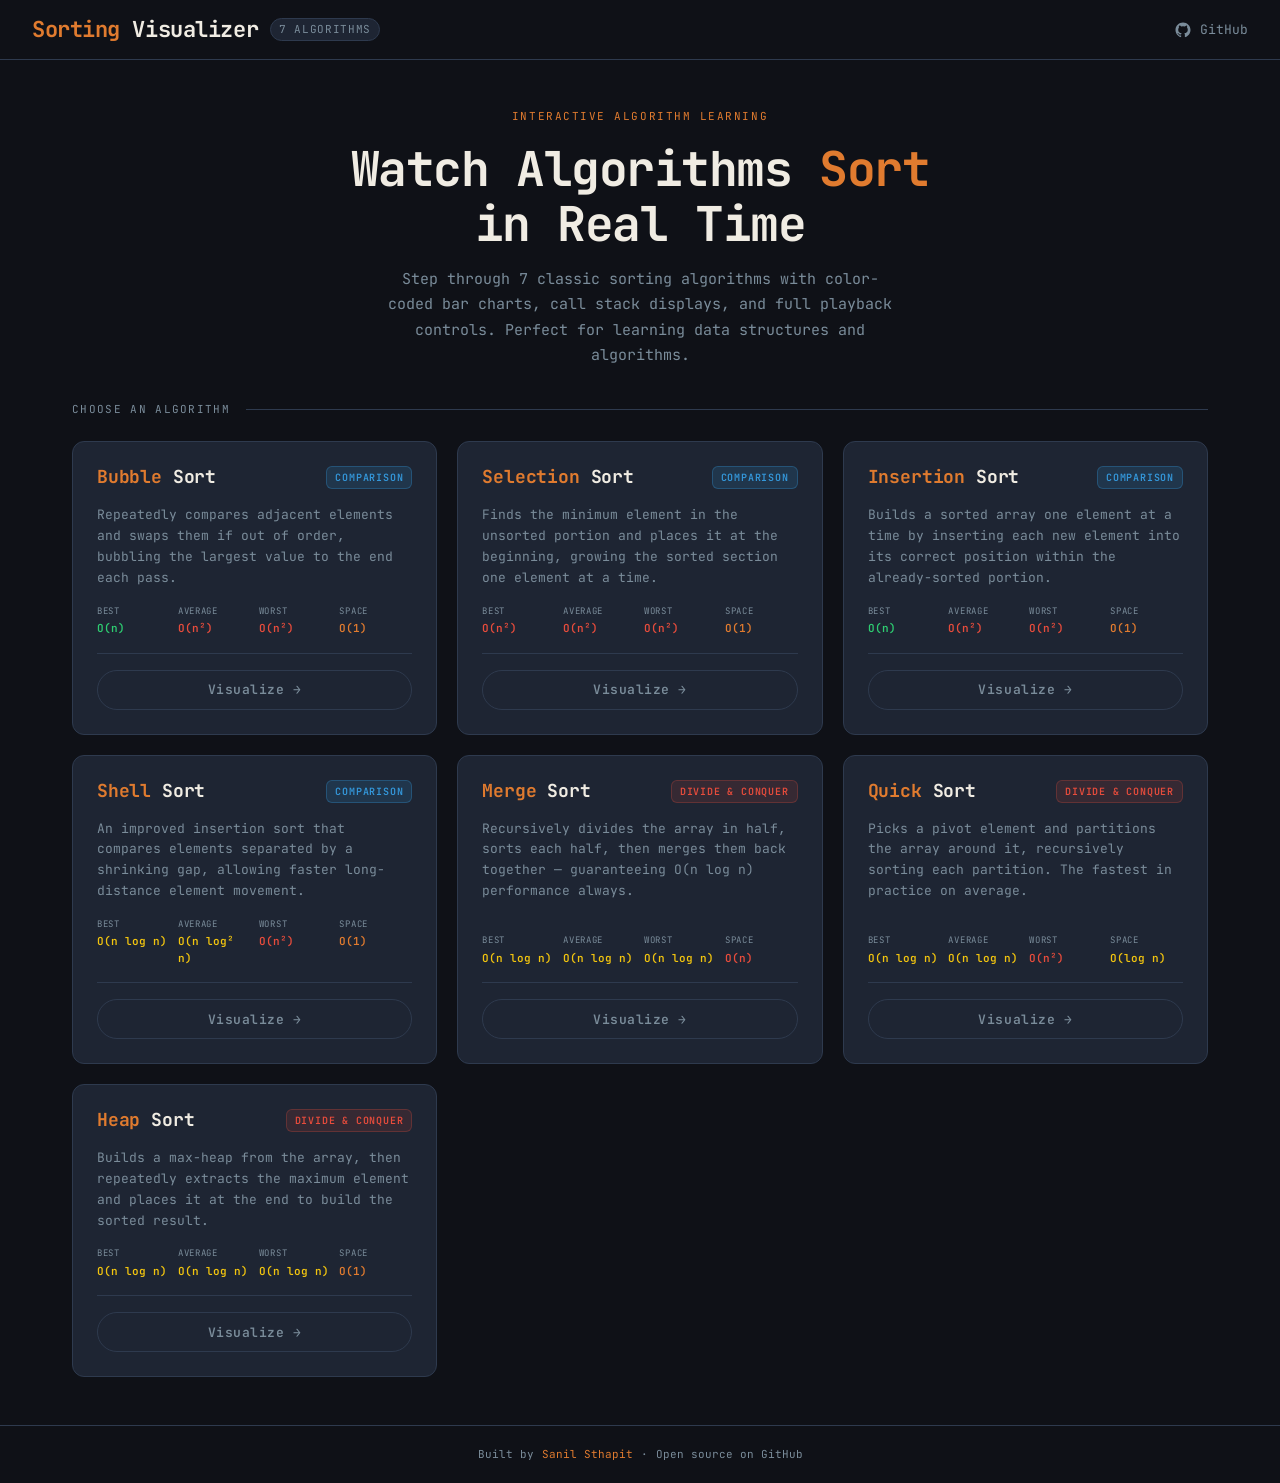
<file: index.html>
<!DOCTYPE html>
<html lang="en">
<head>
  <meta charset="UTF-8" />
  <meta name="viewport" content="width=device-width, initial-scale=1.0" />
  <title>Sorting Visualizer — Interactive Algorithm Suite</title>
  <meta name="description" content="Interactive step-by-step sorting algorithm visualizer suite. Explore Bubble, Selection, Insertion, Shell, Merge, Quick, and Heap Sort with color-coded animations." />
  <link rel="preconnect" href="https://fonts.googleapis.com" />
  <link rel="preconnect" href="https://fonts.gstatic.com" crossorigin />
  <link href="https://fonts.googleapis.com/css2?family=JetBrains+Mono:wght@400;500;600;700&display=swap" rel="stylesheet" />
  <link rel="stylesheet" href="css/tokens.css" />
  <link rel="stylesheet" href="css/reset.css" />
  <link rel="stylesheet" href="css/landing.css" />
</head>
<body>
<div class="landing-wrapper">

  <!-- ── HEADER ── -->
  <header class="landing-header" role="banner">
    <div class="landing-brand">
      <h1 class="landing-title"><span>Sorting</span> Visualizer</h1>
      <span class="landing-badge">7 Algorithms</span>
    </div>
    <a
      href="https://github.com/Sanil-Sth"
      class="landing-header-link"
      aria-label="View source on GitHub"
      target="_blank"
      rel="noopener noreferrer"
    >
      <svg width="18" height="18" viewBox="0 0 24 24" fill="currentColor" aria-hidden="true">
        <path d="M12 2C6.477 2 2 6.477 2 12c0 4.42 2.865 8.166 6.839 9.489.5.092.682-.217.682-.482 0-.237-.008-.866-.013-1.7-2.782.603-3.369-1.342-3.369-1.342-.454-1.155-1.11-1.462-1.11-1.462-.908-.62.069-.608.069-.608 1.003.07 1.531 1.03 1.531 1.03.892 1.529 2.341 1.087 2.91.832.092-.647.35-1.088.636-1.338-2.22-.253-4.555-1.11-4.555-4.943 0-1.091.39-1.984 1.029-2.683-.103-.253-.446-1.27.098-2.647 0 0 .84-.269 2.75 1.025A9.578 9.578 0 0 1 12 6.836a9.59 9.59 0 0 1 2.504.337c1.909-1.294 2.747-1.025 2.747-1.025.546 1.377.202 2.394.1 2.647.64.699 1.028 1.592 1.028 2.683 0 3.842-2.339 4.687-4.566 4.935.359.309.678.919.678 1.852 0 1.336-.012 2.415-.012 2.741 0 .267.18.578.688.48C19.138 20.163 22 16.418 22 12c0-5.523-4.477-10-10-10z"/>
      </svg>
      GitHub
    </a>
  </header>

  <!-- ── HERO ── -->
  <section class="landing-hero" aria-label="Introduction">
    <p class="landing-hero-eyebrow">Interactive Algorithm Learning</p>
    <h2 class="landing-hero-title">Watch Algorithms <span>Sort</span> in Real Time</h2>
    <p class="landing-hero-subtitle">Step through 7 classic sorting algorithms with color-coded bar charts, call stack displays, and full playback controls. Perfect for learning data structures and algorithms.</p>
  </section>

  <!-- ── ALGORITHM CARDS ── -->
  <main class="landing-section" aria-label="Algorithm selection">
    <div class="landing-section-header">
      <span class="landing-section-label">Choose an Algorithm</span>
      <div class="landing-section-line" aria-hidden="true"></div>
    </div>

    <div class="algo-grid" role="list">

      <!-- Bubble Sort -->
      <article class="algo-card" role="listitem">
        <div class="algo-card-header">
          <h3 class="algo-card-name"><span>Bubble</span> Sort</h3>
          <span class="algo-card-badge badge-comparison">Comparison</span>
        </div>
        <p class="algo-card-desc">Repeatedly compares adjacent elements and swaps them if out of order, bubbling the largest value to the end each pass.</p>
        <div class="algo-complexity" role="table" aria-label="Time and space complexity">
          <div class="algo-complexity-cell">
            <span class="complexity-label">Best</span>
            <span class="complexity-value good">O(n)</span>
          </div>
          <div class="algo-complexity-cell">
            <span class="complexity-label">Average</span>
            <span class="complexity-value bad">O(n²)</span>
          </div>
          <div class="algo-complexity-cell">
            <span class="complexity-label">Worst</span>
            <span class="complexity-value bad">O(n²)</span>
          </div>
          <div class="algo-complexity-cell">
            <span class="complexity-label">Space</span>
            <span class="complexity-value space">O(1)</span>
          </div>
        </div>
        <div class="algo-card-footer">
          <a href="bubble_sort.html" class="btn-visualize" aria-label="Visualize Bubble Sort">Visualize →</a>
        </div>
      </article>

      <!-- Selection Sort -->
      <article class="algo-card" role="listitem">
        <div class="algo-card-header">
          <h3 class="algo-card-name"><span>Selection</span> Sort</h3>
          <span class="algo-card-badge badge-comparison">Comparison</span>
        </div>
        <p class="algo-card-desc">Finds the minimum element in the unsorted portion and places it at the beginning, growing the sorted section one element at a time.</p>
        <div class="algo-complexity">
          <div class="algo-complexity-cell">
            <span class="complexity-label">Best</span>
            <span class="complexity-value bad">O(n²)</span>
          </div>
          <div class="algo-complexity-cell">
            <span class="complexity-label">Average</span>
            <span class="complexity-value bad">O(n²)</span>
          </div>
          <div class="algo-complexity-cell">
            <span class="complexity-label">Worst</span>
            <span class="complexity-value bad">O(n²)</span>
          </div>
          <div class="algo-complexity-cell">
            <span class="complexity-label">Space</span>
            <span class="complexity-value space">O(1)</span>
          </div>
        </div>
        <div class="algo-card-footer">
          <a href="selection_sort.html" class="btn-visualize" aria-label="Visualize Selection Sort">Visualize →</a>
        </div>
      </article>

      <!-- Insertion Sort -->
      <article class="algo-card" role="listitem">
        <div class="algo-card-header">
          <h3 class="algo-card-name"><span>Insertion</span> Sort</h3>
          <span class="algo-card-badge badge-comparison">Comparison</span>
        </div>
        <p class="algo-card-desc">Builds a sorted array one element at a time by inserting each new element into its correct position within the already-sorted portion.</p>
        <div class="algo-complexity">
          <div class="algo-complexity-cell">
            <span class="complexity-label">Best</span>
            <span class="complexity-value good">O(n)</span>
          </div>
          <div class="algo-complexity-cell">
            <span class="complexity-label">Average</span>
            <span class="complexity-value bad">O(n²)</span>
          </div>
          <div class="algo-complexity-cell">
            <span class="complexity-label">Worst</span>
            <span class="complexity-value bad">O(n²)</span>
          </div>
          <div class="algo-complexity-cell">
            <span class="complexity-label">Space</span>
            <span class="complexity-value space">O(1)</span>
          </div>
        </div>
        <div class="algo-card-footer">
          <a href="insertion_sort.html" class="btn-visualize" aria-label="Visualize Insertion Sort">Visualize →</a>
        </div>
      </article>

      <!-- Shell Sort -->
      <article class="algo-card" role="listitem">
        <div class="algo-card-header">
          <h3 class="algo-card-name"><span>Shell</span> Sort</h3>
          <span class="algo-card-badge badge-comparison">Comparison</span>
        </div>
        <p class="algo-card-desc">An improved insertion sort that compares elements separated by a shrinking gap, allowing faster long-distance element movement.</p>
        <div class="algo-complexity">
          <div class="algo-complexity-cell">
            <span class="complexity-label">Best</span>
            <span class="complexity-value ok">O(n log n)</span>
          </div>
          <div class="algo-complexity-cell">
            <span class="complexity-label">Average</span>
            <span class="complexity-value ok">O(n log² n)</span>
          </div>
          <div class="algo-complexity-cell">
            <span class="complexity-label">Worst</span>
            <span class="complexity-value bad">O(n²)</span>
          </div>
          <div class="algo-complexity-cell">
            <span class="complexity-label">Space</span>
            <span class="complexity-value space">O(1)</span>
          </div>
        </div>
        <div class="algo-card-footer">
          <a href="shell_sort.html" class="btn-visualize" aria-label="Visualize Shell Sort">Visualize →</a>
        </div>
      </article>

      <!-- Merge Sort -->
      <article class="algo-card" role="listitem">
        <div class="algo-card-header">
          <h3 class="algo-card-name"><span>Merge</span> Sort</h3>
          <span class="algo-card-badge badge-divide">Divide &amp; Conquer</span>
        </div>
        <p class="algo-card-desc">Recursively divides the array in half, sorts each half, then merges them back together — guaranteeing O(n log n) performance always.</p>
        <div class="algo-complexity">
          <div class="algo-complexity-cell">
            <span class="complexity-label">Best</span>
            <span class="complexity-value ok">O(n log n)</span>
          </div>
          <div class="algo-complexity-cell">
            <span class="complexity-label">Average</span>
            <span class="complexity-value ok">O(n log n)</span>
          </div>
          <div class="algo-complexity-cell">
            <span class="complexity-label">Worst</span>
            <span class="complexity-value ok">O(n log n)</span>
          </div>
          <div class="algo-complexity-cell">
            <span class="complexity-label">Space</span>
            <span class="complexity-value bad">O(n)</span>
          </div>
        </div>
        <div class="algo-card-footer">
          <a href="merge_sort.html" class="btn-visualize" aria-label="Visualize Merge Sort">Visualize →</a>
        </div>
      </article>

      <!-- Quick Sort -->
      <article class="algo-card" role="listitem">
        <div class="algo-card-header">
          <h3 class="algo-card-name"><span>Quick</span> Sort</h3>
          <span class="algo-card-badge badge-divide">Divide &amp; Conquer</span>
        </div>
        <p class="algo-card-desc">Picks a pivot element and partitions the array around it, recursively sorting each partition. The fastest in practice on average.</p>
        <div class="algo-complexity">
          <div class="algo-complexity-cell">
            <span class="complexity-label">Best</span>
            <span class="complexity-value ok">O(n log n)</span>
          </div>
          <div class="algo-complexity-cell">
            <span class="complexity-label">Average</span>
            <span class="complexity-value ok">O(n log n)</span>
          </div>
          <div class="algo-complexity-cell">
            <span class="complexity-label">Worst</span>
            <span class="complexity-value bad">O(n²)</span>
          </div>
          <div class="algo-complexity-cell">
            <span class="complexity-label">Space</span>
            <span class="complexity-value ok">O(log n)</span>
          </div>
        </div>
        <div class="algo-card-footer">
          <a href="quick_sort.html" class="btn-visualize" aria-label="Visualize Quick Sort">Visualize →</a>
        </div>
      </article>

      <!-- Heap Sort -->
      <article class="algo-card" role="listitem">
        <div class="algo-card-header">
          <h3 class="algo-card-name"><span>Heap</span> Sort</h3>
          <span class="algo-card-badge badge-divide">Divide &amp; Conquer</span>
        </div>
        <p class="algo-card-desc">Builds a max-heap from the array, then repeatedly extracts the maximum element and places it at the end to build the sorted result.</p>
        <div class="algo-complexity">
          <div class="algo-complexity-cell">
            <span class="complexity-label">Best</span>
            <span class="complexity-value ok">O(n log n)</span>
          </div>
          <div class="algo-complexity-cell">
            <span class="complexity-label">Average</span>
            <span class="complexity-value ok">O(n log n)</span>
          </div>
          <div class="algo-complexity-cell">
            <span class="complexity-label">Worst</span>
            <span class="complexity-value ok">O(n log n)</span>
          </div>
          <div class="algo-complexity-cell">
            <span class="complexity-label">Space</span>
            <span class="complexity-value space">O(1)</span>
          </div>
        </div>
        <div class="algo-card-footer">
          <a href="heap_sort.html" class="btn-visualize" aria-label="Visualize Heap Sort">Visualize →</a>
        </div>
      </article>

    </div>
  </main>

  <!-- ── FOOTER ── -->
  <footer class="landing-footer" role="contentinfo">
    <span>Built by</span>
    <a href="https://github.com/Sanil-Sth" target="_blank" rel="noopener noreferrer">Sanil Sthapit</a>
    <span>·</span>
    <span>Open source on GitHub</span>
  </footer>

</div>
</body>
</html>
</file>
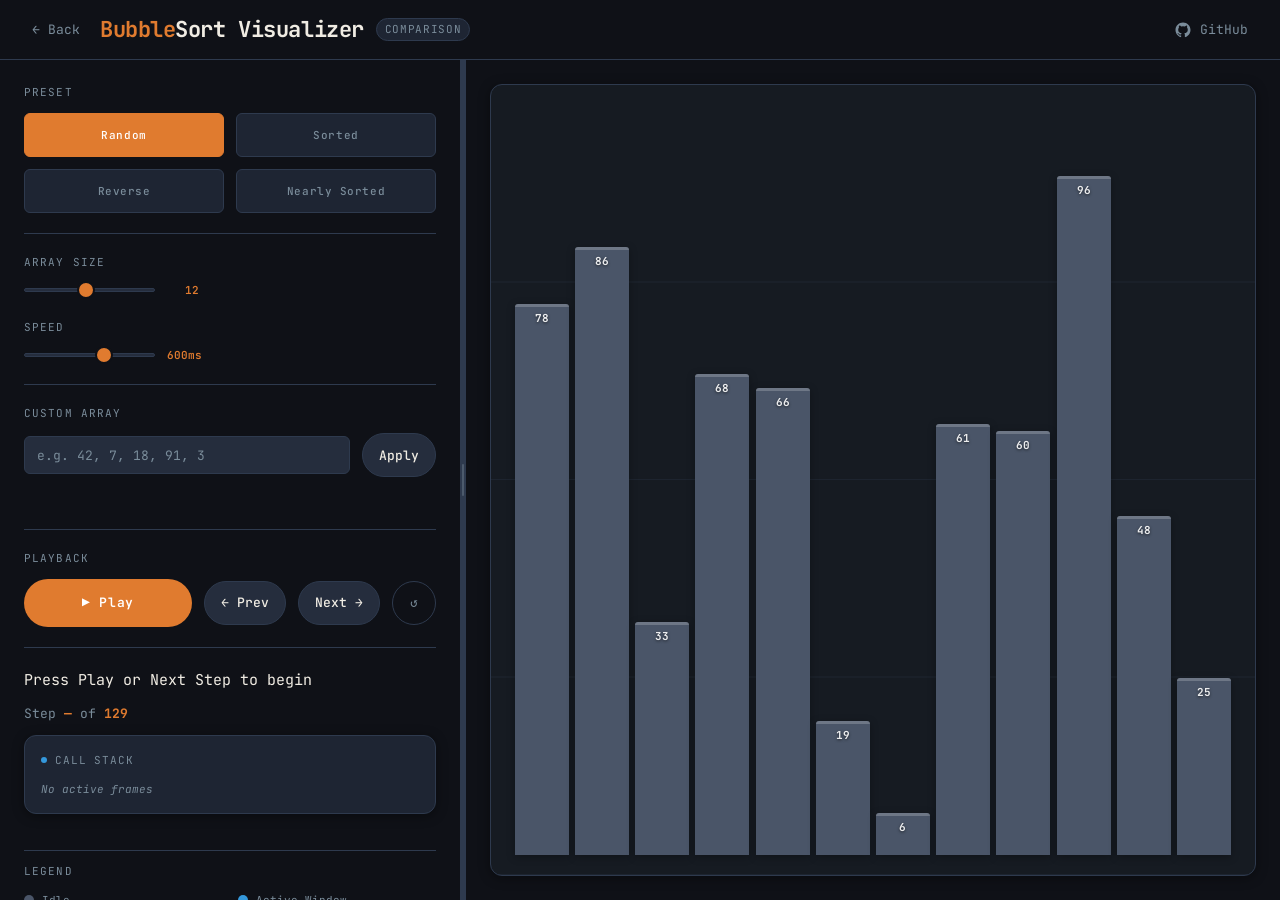
<file: bubble_sort.html>
<!DOCTYPE html>
<html lang="en">
<head>
  <meta charset="UTF-8" />
  <meta name="viewport" content="width=device-width, initial-scale=1.0" />
  <title>BubbleSort Visualizer</title>
  <meta name="description" content="Interactive step-by-step Bubble Sort algorithm visualizer with color-coded bar states, playback controls, and operation display." />
  <link rel="preconnect" href="https://fonts.googleapis.com" />
  <link rel="preconnect" href="https://fonts.gstatic.com" crossorigin />
  <link href="https://fonts.googleapis.com/css2?family=JetBrains+Mono:wght@400;500;600;700&display=swap" rel="stylesheet" />
  <link rel="stylesheet" href="css/tokens.css" />
  <link rel="stylesheet" href="css/reset.css" />
  <link rel="stylesheet" href="css/layout.css" />
  <link rel="stylesheet" href="css/components.css" />
  <link rel="stylesheet" href="css/bars.css" />
  <link rel="stylesheet" href="css/animations.css" />
</head>
<body>
  <div class="app-wrapper">
    <header id="app-header" role="banner">
      <div class="header-brand">
        <a href="index.html" class="header-link" aria-label="Back to home" style="margin-right:8px">← Back</a>
        <h1 class="header-title"><span>Bubble</span>Sort Visualizer</h1>
        <span class="header-badge">Comparison</span>
      </div>
      <a href="https://github.com/Sanil-Sth" class="header-link" aria-label="View source on GitHub" target="_blank" rel="noopener noreferrer">
        <svg width="18" height="18" viewBox="0 0 24 24" fill="currentColor" aria-hidden="true">
          <path d="M12 2C6.477 2 2 6.477 2 12c0 4.42 2.865 8.166 6.839 9.489.5.092.682-.217.682-.482 0-.237-.008-.866-.013-1.7-2.782.603-3.369-1.342-3.369-1.342-.454-1.155-1.11-1.462-1.11-1.462-.908-.62.069-.608.069-.608 1.003.07 1.531 1.03 1.531 1.03.892 1.529 2.341 1.087 2.91.832.092-.647.35-1.088.636-1.338-2.22-.253-4.555-1.11-4.555-4.943 0-1.091.39-1.984 1.029-2.683-.103-.253-.446-1.27.098-2.647 0 0 .84-.269 2.75 1.025A9.578 9.578 0 0 1 12 6.836a9.59 9.59 0 0 1 2.504.337c1.909-1.294 2.747-1.025 2.747-1.025.546 1.377.202 2.394.1 2.647.64.699 1.028 1.592 1.028 2.683 0 3.842-2.339 4.687-4.566 4.935.359.309.678.919.678 1.852 0 1.336-.012 2.415-.012 2.741 0 .267.18.578.688.48C19.138 20.163 22 16.418 22 12c0-5.523-4.477-10-10-10z"/>
        </svg>
        GitHub
      </a>
    </header>
    <div class="body-split">
      <section id="controls" aria-label="Algorithm controls">
        <div class="controls-group">
          <span class="controls-group-label">Preset</span>
          <div class="preset-grid">
            <button class="btn-preset" data-preset="random"  aria-label="Random array preset">Random</button>
            <button class="btn-preset" data-preset="sorted"  aria-label="Already sorted preset">Sorted</button>
            <button class="btn-preset" data-preset="reverse" aria-label="Reverse sorted preset">Reverse</button>
            <button class="btn-preset" data-preset="nearly"  aria-label="Nearly sorted preset">Nearly Sorted</button>
          </div>
        </div>
        <div class="controls-sep" aria-hidden="true"></div>
        <div class="controls-group">
          <span class="controls-group-label">Array Size</span>
          <div class="slider-track">
            <input type="range" id="size-slider" min="5" max="20" value="12" aria-label="Array size" aria-valuemin="5" aria-valuemax="20" />
            <span class="slider-value" id="size-value" aria-live="polite">12</span>
          </div>
        </div>
        <div class="controls-group">
          <span class="controls-group-label">Speed</span>
          <div class="slider-track">
            <input type="range" id="speed-slider" min="80" max="1500" value="980" aria-label="Playback speed" aria-valuemin="80" aria-valuemax="1500" />
            <span class="slider-value" id="speed-value" aria-live="polite">600ms</span>
          </div>
        </div>
        <div class="controls-sep" aria-hidden="true"></div>
        <div class="controls-group">
          <span class="controls-group-label">Custom Array</span>
          <div class="custom-input-row">
            <input type="text" id="custom-input" class="custom-input" placeholder="e.g. 42, 7, 18, 91, 3" aria-label="Custom array input — comma separated integers 1 to 100" maxlength="120" autocomplete="off" spellcheck="false" />
            <button class="btn-secondary" id="btn-apply-custom" aria-label="Apply custom array">Apply</button>
          </div>
          <span class="error-message" id="custom-error" role="alert" aria-live="assertive"></span>
        </div>
        <div class="controls-sep" aria-hidden="true"></div>
        <div class="controls-group">
          <span class="controls-group-label">Playback</span>
          <div class="playback-row">
            <button class="btn-primary" id="btn-play-pause" aria-label="Play or pause animation" aria-pressed="false">▶ Play</button>
            <button class="btn-secondary" id="btn-prev" aria-label="Previous step">← Prev</button>
            <button class="btn-secondary" id="btn-next" aria-label="Next step">Next →</button>
            <button class="btn-reset" id="btn-reset" aria-label="Reset to beginning">↺</button>
          </div>
        </div>
        <div class="controls-sep" aria-hidden="true"></div>
        <section id="info" aria-label="Step information">
          <p id="step-description" class="step-description" aria-live="polite" aria-atomic="true">Press Play or Next Step to begin</p>
          <p id="step-counter" class="step-counter" aria-live="polite">Step <strong>—</strong> of <strong>—</strong></p>
          <div class="callstack-panel" role="complementary" aria-label="Call stack">
            <div class="callstack-title">Call Stack</div>
            <div id="callstack-frames" class="callstack-frames">
              <span class="callstack-empty">No active frames</span>
            </div>
          </div>
        </section>
        <footer id="legend" role="contentinfo" aria-label="Color legend">
          <div class="controls-sep" aria-hidden="true"></div>
          <span class="legend-label">Legend</span>
          <div class="legend-chips">
            <span class="legend-chip"><span class="legend-chip-dot" style="background:var(--bar-idle)"></span>Idle</span>
            <span class="legend-chip"><span class="legend-chip-dot" style="background:var(--bar-active)"></span>Active Window</span>
            <span class="legend-chip"><span class="legend-chip-dot" style="background:var(--bar-pivot)"></span>Pivot / Key</span>
            <span class="legend-chip"><span class="legend-chip-dot" style="background:var(--bar-comparing)"></span>Comparing</span>
            <span class="legend-chip"><span class="legend-chip-dot" style="background:var(--bar-swapping)"></span>Swapping</span>
            <span class="legend-chip"><span class="legend-chip-dot" style="background:var(--bar-sorted)"></span>Sorted</span>
          </div>
        </footer>
      </section>
      <div id="resizer" role="separator" aria-label="Drag to resize panels. Double-click to reset." aria-orientation="vertical" title="Drag to resize · Double-click to reset" tabindex="0"></div>
      <section id="canvas" aria-label="Sort visualization">
        <div id="bar-chart" role="img" aria-label="Bar chart visualization of the array being sorted"></div>
      </section>
    </div>
  </div>
  <script src="js/state.js"></script>
  <script src="js/algorithm_bubble.js"></script>
  <script src="js/renderer.js"></script>
  <script src="js/controls.js"></script>
  <script src="js/main.js"></script>
  <script src="js/resizer.js"></script>
</body>
</html>
</file>
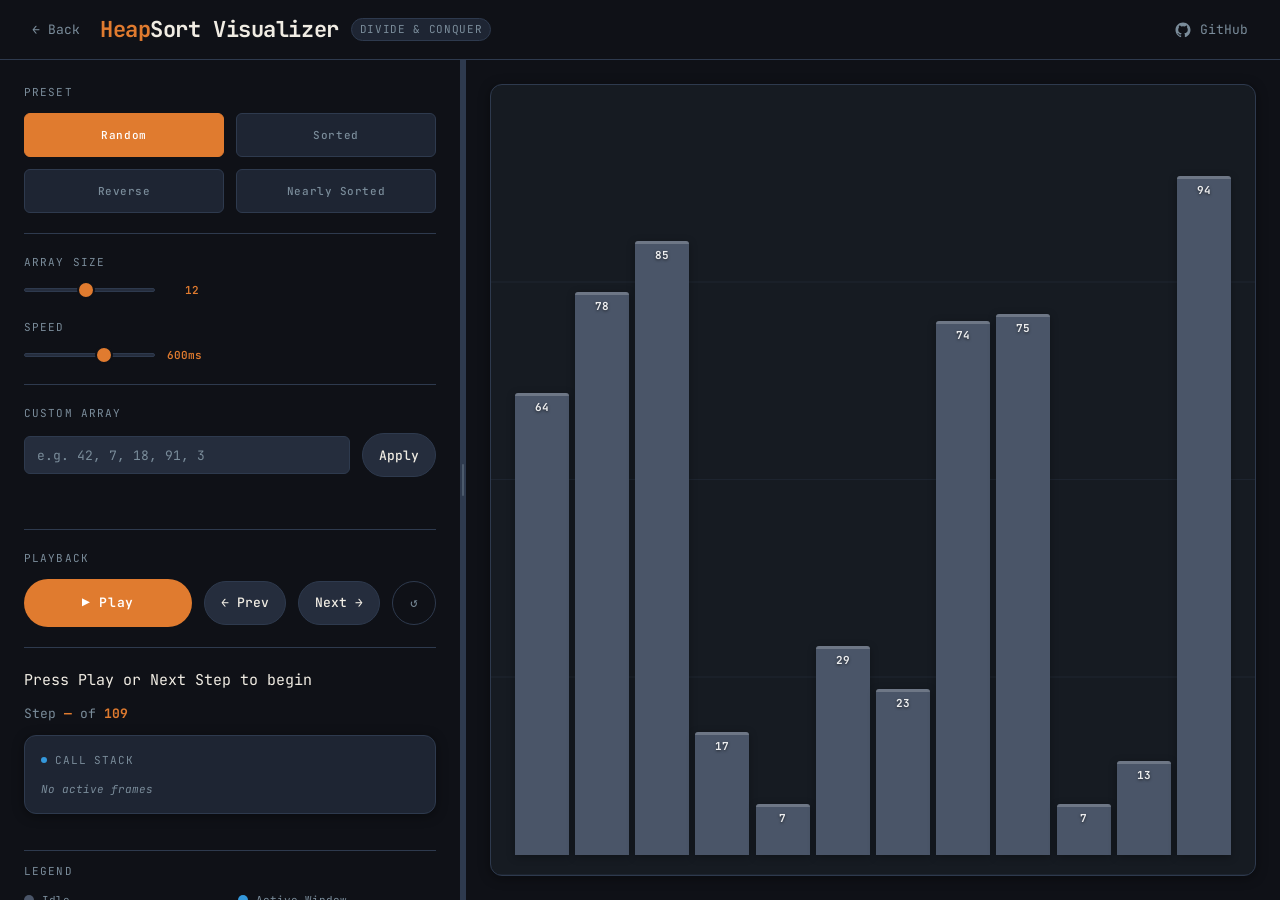
<file: heap_sort.html>
<!DOCTYPE html>
<html lang="en">
<head>
  <meta charset="UTF-8" />
  <meta name="viewport" content="width=device-width, initial-scale=1.0" />
  <title>HeapSort Visualizer</title>
  <meta name="description" content="Interactive step-by-step Heap Sort algorithm visualizer with color-coded bar states, playback controls, and operation display." />
  <link rel="preconnect" href="https://fonts.googleapis.com" />
  <link rel="preconnect" href="https://fonts.gstatic.com" crossorigin />
  <link href="https://fonts.googleapis.com/css2?family=JetBrains+Mono:wght@400;500;600;700&display=swap" rel="stylesheet" />
  <link rel="stylesheet" href="css/tokens.css" />
  <link rel="stylesheet" href="css/reset.css" />
  <link rel="stylesheet" href="css/layout.css" />
  <link rel="stylesheet" href="css/components.css" />
  <link rel="stylesheet" href="css/bars.css" />
  <link rel="stylesheet" href="css/animations.css" />
</head>
<body>
  <div class="app-wrapper">
    <header id="app-header" role="banner">
      <div class="header-brand">
        <a href="index.html" class="header-link" aria-label="Back to home" style="margin-right:8px">← Back</a>
        <h1 class="header-title"><span>Heap</span>Sort Visualizer</h1>
        <span class="header-badge">Divide &amp; Conquer</span>
      </div>
      <a href="https://github.com/Sanil-Sth" class="header-link" aria-label="View source on GitHub" target="_blank" rel="noopener noreferrer">
        <svg width="18" height="18" viewBox="0 0 24 24" fill="currentColor" aria-hidden="true">
          <path d="M12 2C6.477 2 2 6.477 2 12c0 4.42 2.865 8.166 6.839 9.489.5.092.682-.217.682-.482 0-.237-.008-.866-.013-1.7-2.782.603-3.369-1.342-3.369-1.342-.454-1.155-1.11-1.462-1.11-1.462-.908-.62.069-.608.069-.608 1.003.07 1.531 1.03 1.531 1.03.892 1.529 2.341 1.087 2.91.832.092-.647.35-1.088.636-1.338-2.22-.253-4.555-1.11-4.555-4.943 0-1.091.39-1.984 1.029-2.683-.103-.253-.446-1.27.098-2.647 0 0 .84-.269 2.75 1.025A9.578 9.578 0 0 1 12 6.836a9.59 9.59 0 0 1 2.504.337c1.909-1.294 2.747-1.025 2.747-1.025.546 1.377.202 2.394.1 2.647.64.699 1.028 1.592 1.028 2.683 0 3.842-2.339 4.687-4.566 4.935.359.309.678.919.678 1.852 0 1.336-.012 2.415-.012 2.741 0 .267.18.578.688.48C19.138 20.163 22 16.418 22 12c0-5.523-4.477-10-10-10z"/>
        </svg>
        GitHub
      </a>
    </header>
    <div class="body-split">
      <section id="controls" aria-label="Algorithm controls">
        <div class="controls-group">
          <span class="controls-group-label">Preset</span>
          <div class="preset-grid">
            <button class="btn-preset" data-preset="random"  aria-label="Random array preset">Random</button>
            <button class="btn-preset" data-preset="sorted"  aria-label="Already sorted preset">Sorted</button>
            <button class="btn-preset" data-preset="reverse" aria-label="Reverse sorted preset">Reverse</button>
            <button class="btn-preset" data-preset="nearly"  aria-label="Nearly sorted preset">Nearly Sorted</button>
          </div>
        </div>
        <div class="controls-sep" aria-hidden="true"></div>
        <div class="controls-group">
          <span class="controls-group-label">Array Size</span>
          <div class="slider-track">
            <input type="range" id="size-slider" min="5" max="20" value="12" aria-label="Array size" aria-valuemin="5" aria-valuemax="20" />
            <span class="slider-value" id="size-value" aria-live="polite">12</span>
          </div>
        </div>
        <div class="controls-group">
          <span class="controls-group-label">Speed</span>
          <div class="slider-track">
            <input type="range" id="speed-slider" min="80" max="1500" value="980" aria-label="Playback speed" aria-valuemin="80" aria-valuemax="1500" />
            <span class="slider-value" id="speed-value" aria-live="polite">600ms</span>
          </div>
        </div>
        <div class="controls-sep" aria-hidden="true"></div>
        <div class="controls-group">
          <span class="controls-group-label">Custom Array</span>
          <div class="custom-input-row">
            <input type="text" id="custom-input" class="custom-input" placeholder="e.g. 42, 7, 18, 91, 3" aria-label="Custom array input — comma separated integers 1 to 100" maxlength="120" autocomplete="off" spellcheck="false" />
            <button class="btn-secondary" id="btn-apply-custom" aria-label="Apply custom array">Apply</button>
          </div>
          <span class="error-message" id="custom-error" role="alert" aria-live="assertive"></span>
        </div>
        <div class="controls-sep" aria-hidden="true"></div>
        <div class="controls-group">
          <span class="controls-group-label">Playback</span>
          <div class="playback-row">
            <button class="btn-primary" id="btn-play-pause" aria-label="Play or pause animation" aria-pressed="false">▶ Play</button>
            <button class="btn-secondary" id="btn-prev" aria-label="Previous step">← Prev</button>
            <button class="btn-secondary" id="btn-next" aria-label="Next step">Next →</button>
            <button class="btn-reset" id="btn-reset" aria-label="Reset to beginning">↺</button>
          </div>
        </div>
        <div class="controls-sep" aria-hidden="true"></div>
        <section id="info" aria-label="Step information">
          <p id="step-description" class="step-description" aria-live="polite" aria-atomic="true">Press Play or Next Step to begin</p>
          <p id="step-counter" class="step-counter" aria-live="polite">Step <strong>—</strong> of <strong>—</strong></p>
          <div class="callstack-panel" role="complementary" aria-label="Call stack">
            <div class="callstack-title">Call Stack</div>
            <div id="callstack-frames" class="callstack-frames">
              <span class="callstack-empty">No active frames</span>
            </div>
          </div>
        </section>
        <footer id="legend" role="contentinfo" aria-label="Color legend">
          <div class="controls-sep" aria-hidden="true"></div>
          <span class="legend-label">Legend</span>
          <div class="legend-chips">
            <span class="legend-chip"><span class="legend-chip-dot" style="background:var(--bar-idle)"></span>Idle</span>
            <span class="legend-chip"><span class="legend-chip-dot" style="background:var(--bar-active)"></span>Active Window</span>
            <span class="legend-chip"><span class="legend-chip-dot" style="background:var(--bar-pivot)"></span>Pivot / Key</span>
            <span class="legend-chip"><span class="legend-chip-dot" style="background:var(--bar-comparing)"></span>Comparing</span>
            <span class="legend-chip"><span class="legend-chip-dot" style="background:var(--bar-swapping)"></span>Swapping</span>
            <span class="legend-chip"><span class="legend-chip-dot" style="background:var(--bar-sorted)"></span>Sorted</span>
          </div>
        </footer>
      </section>
      <div id="resizer" role="separator" aria-label="Drag to resize panels. Double-click to reset." aria-orientation="vertical" title="Drag to resize · Double-click to reset" tabindex="0"></div>
      <section id="canvas" aria-label="Sort visualization">
        <div id="bar-chart" role="img" aria-label="Bar chart visualization of the array being sorted"></div>
      </section>
    </div>
  </div>
  <script src="js/state.js"></script>
  <script src="js/algorithm_heap.js"></script>
  <script src="js/renderer.js"></script>
  <script src="js/controls.js"></script>
  <script src="js/main.js"></script>
  <script src="js/resizer.js"></script>
</body>
</html>
</file>
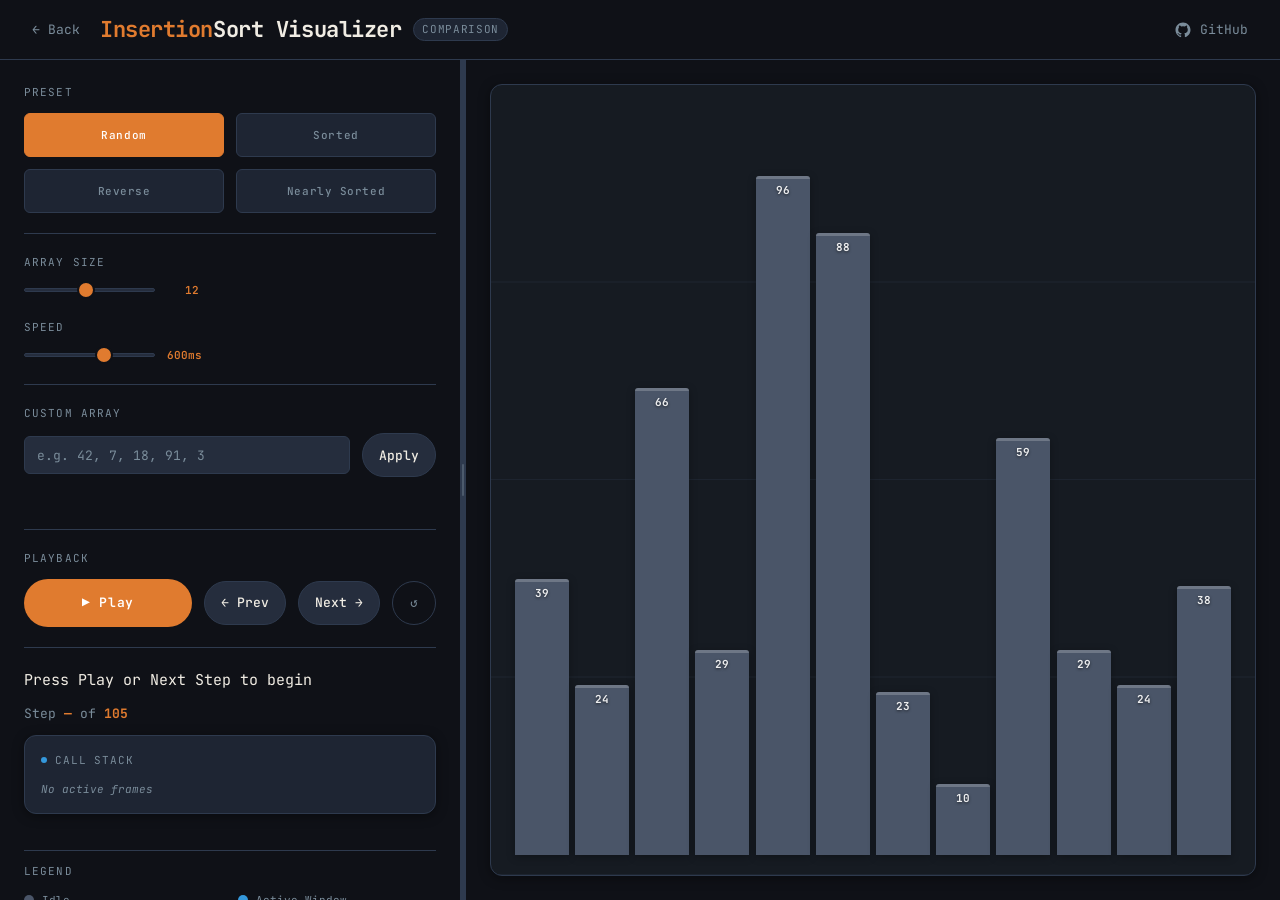
<file: insertion_sort.html>
<!DOCTYPE html>
<html lang="en">
<head>
  <meta charset="UTF-8" />
  <meta name="viewport" content="width=device-width, initial-scale=1.0" />
  <title>InsertionSort Visualizer</title>
  <meta name="description" content="Interactive step-by-step Insertion Sort algorithm visualizer with color-coded bar states, playback controls, and operation display." />
  <link rel="preconnect" href="https://fonts.googleapis.com" />
  <link rel="preconnect" href="https://fonts.gstatic.com" crossorigin />
  <link href="https://fonts.googleapis.com/css2?family=JetBrains+Mono:wght@400;500;600;700&display=swap" rel="stylesheet" />
  <link rel="stylesheet" href="css/tokens.css" />
  <link rel="stylesheet" href="css/reset.css" />
  <link rel="stylesheet" href="css/layout.css" />
  <link rel="stylesheet" href="css/components.css" />
  <link rel="stylesheet" href="css/bars.css" />
  <link rel="stylesheet" href="css/animations.css" />
</head>
<body>
  <div class="app-wrapper">
    <header id="app-header" role="banner">
      <div class="header-brand">
        <a href="index.html" class="header-link" aria-label="Back to home" style="margin-right:8px">← Back</a>
        <h1 class="header-title"><span>Insertion</span>Sort Visualizer</h1>
        <span class="header-badge">Comparison</span>
      </div>
      <a href="https://github.com/Sanil-Sth" class="header-link" aria-label="View source on GitHub" target="_blank" rel="noopener noreferrer">
        <svg width="18" height="18" viewBox="0 0 24 24" fill="currentColor" aria-hidden="true">
          <path d="M12 2C6.477 2 2 6.477 2 12c0 4.42 2.865 8.166 6.839 9.489.5.092.682-.217.682-.482 0-.237-.008-.866-.013-1.7-2.782.603-3.369-1.342-3.369-1.342-.454-1.155-1.11-1.462-1.11-1.462-.908-.62.069-.608.069-.608 1.003.07 1.531 1.03 1.531 1.03.892 1.529 2.341 1.087 2.91.832.092-.647.35-1.088.636-1.338-2.22-.253-4.555-1.11-4.555-4.943 0-1.091.39-1.984 1.029-2.683-.103-.253-.446-1.27.098-2.647 0 0 .84-.269 2.75 1.025A9.578 9.578 0 0 1 12 6.836a9.59 9.59 0 0 1 2.504.337c1.909-1.294 2.747-1.025 2.747-1.025.546 1.377.202 2.394.1 2.647.64.699 1.028 1.592 1.028 2.683 0 3.842-2.339 4.687-4.566 4.935.359.309.678.919.678 1.852 0 1.336-.012 2.415-.012 2.741 0 .267.18.578.688.48C19.138 20.163 22 16.418 22 12c0-5.523-4.477-10-10-10z"/>
        </svg>
        GitHub
      </a>
    </header>
    <div class="body-split">
      <section id="controls" aria-label="Algorithm controls">
        <div class="controls-group">
          <span class="controls-group-label">Preset</span>
          <div class="preset-grid">
            <button class="btn-preset" data-preset="random"  aria-label="Random array preset">Random</button>
            <button class="btn-preset" data-preset="sorted"  aria-label="Already sorted preset">Sorted</button>
            <button class="btn-preset" data-preset="reverse" aria-label="Reverse sorted preset">Reverse</button>
            <button class="btn-preset" data-preset="nearly"  aria-label="Nearly sorted preset">Nearly Sorted</button>
          </div>
        </div>
        <div class="controls-sep" aria-hidden="true"></div>
        <div class="controls-group">
          <span class="controls-group-label">Array Size</span>
          <div class="slider-track">
            <input type="range" id="size-slider" min="5" max="20" value="12" aria-label="Array size" aria-valuemin="5" aria-valuemax="20" />
            <span class="slider-value" id="size-value" aria-live="polite">12</span>
          </div>
        </div>
        <div class="controls-group">
          <span class="controls-group-label">Speed</span>
          <div class="slider-track">
            <input type="range" id="speed-slider" min="80" max="1500" value="980" aria-label="Playback speed" aria-valuemin="80" aria-valuemax="1500" />
            <span class="slider-value" id="speed-value" aria-live="polite">600ms</span>
          </div>
        </div>
        <div class="controls-sep" aria-hidden="true"></div>
        <div class="controls-group">
          <span class="controls-group-label">Custom Array</span>
          <div class="custom-input-row">
            <input type="text" id="custom-input" class="custom-input" placeholder="e.g. 42, 7, 18, 91, 3" aria-label="Custom array input — comma separated integers 1 to 100" maxlength="120" autocomplete="off" spellcheck="false" />
            <button class="btn-secondary" id="btn-apply-custom" aria-label="Apply custom array">Apply</button>
          </div>
          <span class="error-message" id="custom-error" role="alert" aria-live="assertive"></span>
        </div>
        <div class="controls-sep" aria-hidden="true"></div>
        <div class="controls-group">
          <span class="controls-group-label">Playback</span>
          <div class="playback-row">
            <button class="btn-primary" id="btn-play-pause" aria-label="Play or pause animation" aria-pressed="false">▶ Play</button>
            <button class="btn-secondary" id="btn-prev" aria-label="Previous step">← Prev</button>
            <button class="btn-secondary" id="btn-next" aria-label="Next step">Next →</button>
            <button class="btn-reset" id="btn-reset" aria-label="Reset to beginning">↺</button>
          </div>
        </div>
        <div class="controls-sep" aria-hidden="true"></div>
        <section id="info" aria-label="Step information">
          <p id="step-description" class="step-description" aria-live="polite" aria-atomic="true">Press Play or Next Step to begin</p>
          <p id="step-counter" class="step-counter" aria-live="polite">Step <strong>—</strong> of <strong>—</strong></p>
          <div class="callstack-panel" role="complementary" aria-label="Call stack">
            <div class="callstack-title">Call Stack</div>
            <div id="callstack-frames" class="callstack-frames">
              <span class="callstack-empty">No active frames</span>
            </div>
          </div>
        </section>
        <footer id="legend" role="contentinfo" aria-label="Color legend">
          <div class="controls-sep" aria-hidden="true"></div>
          <span class="legend-label">Legend</span>
          <div class="legend-chips">
            <span class="legend-chip"><span class="legend-chip-dot" style="background:var(--bar-idle)"></span>Idle</span>
            <span class="legend-chip"><span class="legend-chip-dot" style="background:var(--bar-active)"></span>Active Window</span>
            <span class="legend-chip"><span class="legend-chip-dot" style="background:var(--bar-pivot)"></span>Pivot / Key</span>
            <span class="legend-chip"><span class="legend-chip-dot" style="background:var(--bar-comparing)"></span>Comparing</span>
            <span class="legend-chip"><span class="legend-chip-dot" style="background:var(--bar-swapping)"></span>Swapping</span>
            <span class="legend-chip"><span class="legend-chip-dot" style="background:var(--bar-sorted)"></span>Sorted</span>
          </div>
        </footer>
      </section>
      <div id="resizer" role="separator" aria-label="Drag to resize panels. Double-click to reset." aria-orientation="vertical" title="Drag to resize · Double-click to reset" tabindex="0"></div>
      <section id="canvas" aria-label="Sort visualization">
        <div id="bar-chart" role="img" aria-label="Bar chart visualization of the array being sorted"></div>
      </section>
    </div>
  </div>
  <script src="js/state.js"></script>
  <script src="js/algorithm_insertion.js"></script>
  <script src="js/renderer.js"></script>
  <script src="js/controls.js"></script>
  <script src="js/main.js"></script>
  <script src="js/resizer.js"></script>
</body>
</html>
</file>
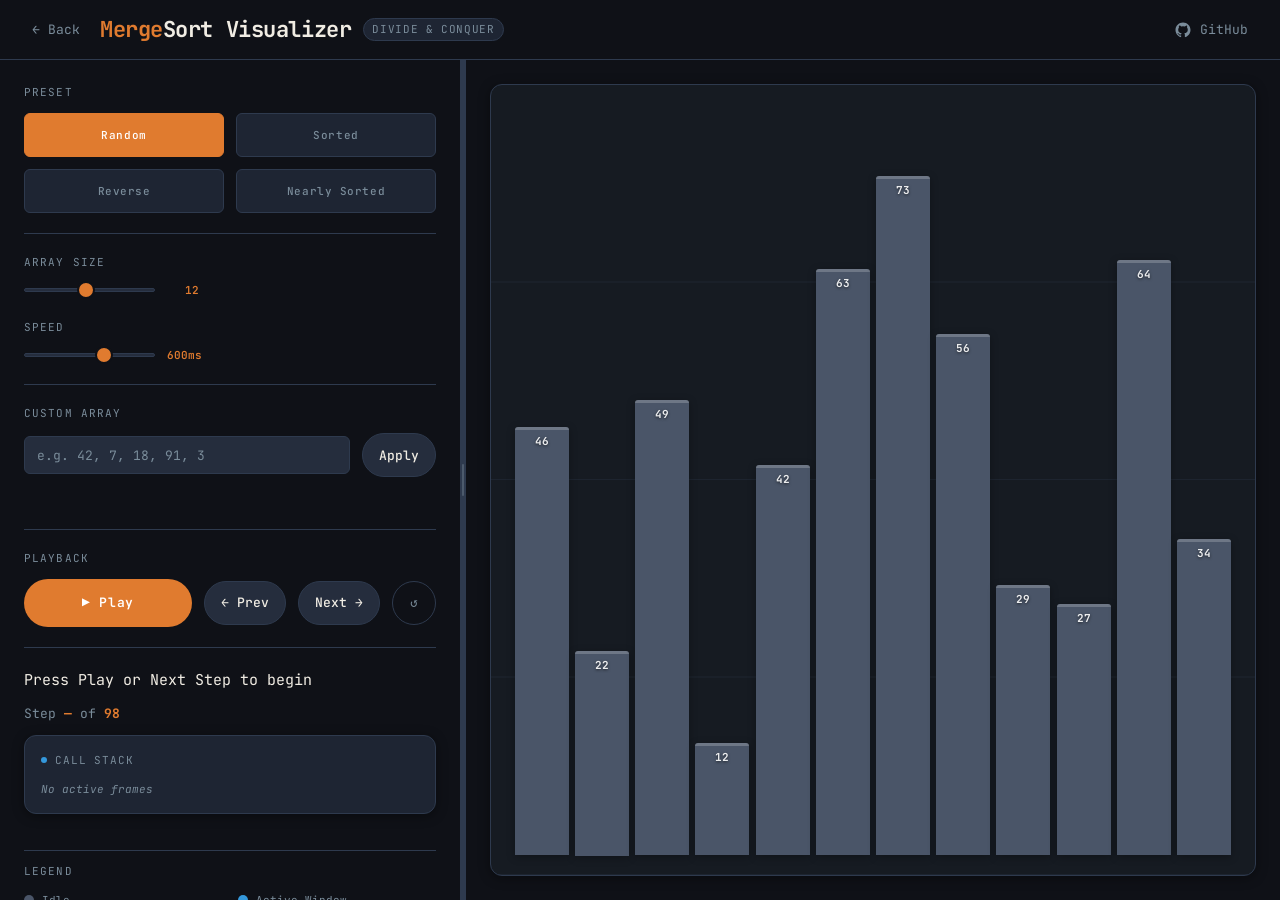
<file: merge_sort.html>
<!DOCTYPE html>
<html lang="en">
<head>
  <meta charset="UTF-8" />
  <meta name="viewport" content="width=device-width, initial-scale=1.0" />
  <title>MergeSort Visualizer</title>
  <meta name="description" content="Interactive step-by-step Merge Sort algorithm visualizer with color-coded bar states, playback controls, and operation display." />
  <link rel="preconnect" href="https://fonts.googleapis.com" />
  <link rel="preconnect" href="https://fonts.gstatic.com" crossorigin />
  <link href="https://fonts.googleapis.com/css2?family=JetBrains+Mono:wght@400;500;600;700&display=swap" rel="stylesheet" />
  <link rel="stylesheet" href="css/tokens.css" />
  <link rel="stylesheet" href="css/reset.css" />
  <link rel="stylesheet" href="css/layout.css" />
  <link rel="stylesheet" href="css/components.css" />
  <link rel="stylesheet" href="css/bars.css" />
  <link rel="stylesheet" href="css/animations.css" />
</head>
<body>
  <div class="app-wrapper">
    <header id="app-header" role="banner">
      <div class="header-brand">
        <a href="index.html" class="header-link" aria-label="Back to home" style="margin-right:8px">← Back</a>
        <h1 class="header-title"><span>Merge</span>Sort Visualizer</h1>
        <span class="header-badge">Divide &amp; Conquer</span>
      </div>
      <a href="https://github.com/Sanil-Sth" class="header-link" aria-label="View source on GitHub" target="_blank" rel="noopener noreferrer">
        <svg width="18" height="18" viewBox="0 0 24 24" fill="currentColor" aria-hidden="true">
          <path d="M12 2C6.477 2 2 6.477 2 12c0 4.42 2.865 8.166 6.839 9.489.5.092.682-.217.682-.482 0-.237-.008-.866-.013-1.7-2.782.603-3.369-1.342-3.369-1.342-.454-1.155-1.11-1.462-1.11-1.462-.908-.62.069-.608.069-.608 1.003.07 1.531 1.03 1.531 1.03.892 1.529 2.341 1.087 2.91.832.092-.647.35-1.088.636-1.338-2.22-.253-4.555-1.11-4.555-4.943 0-1.091.39-1.984 1.029-2.683-.103-.253-.446-1.27.098-2.647 0 0 .84-.269 2.75 1.025A9.578 9.578 0 0 1 12 6.836a9.59 9.59 0 0 1 2.504.337c1.909-1.294 2.747-1.025 2.747-1.025.546 1.377.202 2.394.1 2.647.64.699 1.028 1.592 1.028 2.683 0 3.842-2.339 4.687-4.566 4.935.359.309.678.919.678 1.852 0 1.336-.012 2.415-.012 2.741 0 .267.18.578.688.48C19.138 20.163 22 16.418 22 12c0-5.523-4.477-10-10-10z"/>
        </svg>
        GitHub
      </a>
    </header>
    <div class="body-split">
      <section id="controls" aria-label="Algorithm controls">
        <div class="controls-group">
          <span class="controls-group-label">Preset</span>
          <div class="preset-grid">
            <button class="btn-preset" data-preset="random"  aria-label="Random array preset">Random</button>
            <button class="btn-preset" data-preset="sorted"  aria-label="Already sorted preset">Sorted</button>
            <button class="btn-preset" data-preset="reverse" aria-label="Reverse sorted preset">Reverse</button>
            <button class="btn-preset" data-preset="nearly"  aria-label="Nearly sorted preset">Nearly Sorted</button>
          </div>
        </div>
        <div class="controls-sep" aria-hidden="true"></div>
        <div class="controls-group">
          <span class="controls-group-label">Array Size</span>
          <div class="slider-track">
            <input type="range" id="size-slider" min="5" max="20" value="12" aria-label="Array size" aria-valuemin="5" aria-valuemax="20" />
            <span class="slider-value" id="size-value" aria-live="polite">12</span>
          </div>
        </div>
        <div class="controls-group">
          <span class="controls-group-label">Speed</span>
          <div class="slider-track">
            <input type="range" id="speed-slider" min="80" max="1500" value="980" aria-label="Playback speed" aria-valuemin="80" aria-valuemax="1500" />
            <span class="slider-value" id="speed-value" aria-live="polite">600ms</span>
          </div>
        </div>
        <div class="controls-sep" aria-hidden="true"></div>
        <div class="controls-group">
          <span class="controls-group-label">Custom Array</span>
          <div class="custom-input-row">
            <input type="text" id="custom-input" class="custom-input" placeholder="e.g. 42, 7, 18, 91, 3" aria-label="Custom array input — comma separated integers 1 to 100" maxlength="120" autocomplete="off" spellcheck="false" />
            <button class="btn-secondary" id="btn-apply-custom" aria-label="Apply custom array">Apply</button>
          </div>
          <span class="error-message" id="custom-error" role="alert" aria-live="assertive"></span>
        </div>
        <div class="controls-sep" aria-hidden="true"></div>
        <div class="controls-group">
          <span class="controls-group-label">Playback</span>
          <div class="playback-row">
            <button class="btn-primary" id="btn-play-pause" aria-label="Play or pause animation" aria-pressed="false">▶ Play</button>
            <button class="btn-secondary" id="btn-prev" aria-label="Previous step">← Prev</button>
            <button class="btn-secondary" id="btn-next" aria-label="Next step">Next →</button>
            <button class="btn-reset" id="btn-reset" aria-label="Reset to beginning">↺</button>
          </div>
        </div>
        <div class="controls-sep" aria-hidden="true"></div>
        <section id="info" aria-label="Step information">
          <p id="step-description" class="step-description" aria-live="polite" aria-atomic="true">Press Play or Next Step to begin</p>
          <p id="step-counter" class="step-counter" aria-live="polite">Step <strong>—</strong> of <strong>—</strong></p>
          <div class="callstack-panel" role="complementary" aria-label="Call stack">
            <div class="callstack-title">Call Stack</div>
            <div id="callstack-frames" class="callstack-frames">
              <span class="callstack-empty">No active frames</span>
            </div>
          </div>
        </section>
        <footer id="legend" role="contentinfo" aria-label="Color legend">
          <div class="controls-sep" aria-hidden="true"></div>
          <span class="legend-label">Legend</span>
          <div class="legend-chips">
            <span class="legend-chip"><span class="legend-chip-dot" style="background:var(--bar-idle)"></span>Idle</span>
            <span class="legend-chip"><span class="legend-chip-dot" style="background:var(--bar-active)"></span>Active Window</span>
            <span class="legend-chip"><span class="legend-chip-dot" style="background:var(--bar-pivot)"></span>Pivot / Key</span>
            <span class="legend-chip"><span class="legend-chip-dot" style="background:var(--bar-comparing)"></span>Comparing</span>
            <span class="legend-chip"><span class="legend-chip-dot" style="background:var(--bar-swapping)"></span>Swapping</span>
            <span class="legend-chip"><span class="legend-chip-dot" style="background:var(--bar-sorted)"></span>Sorted</span>
          </div>
        </footer>
      </section>
      <div id="resizer" role="separator" aria-label="Drag to resize panels. Double-click to reset." aria-orientation="vertical" title="Drag to resize · Double-click to reset" tabindex="0"></div>
      <section id="canvas" aria-label="Sort visualization">
        <div id="bar-chart" role="img" aria-label="Bar chart visualization of the array being sorted"></div>
      </section>
    </div>
  </div>
  <script src="js/state.js"></script>
  <script src="js/algorithm_merge.js"></script>
  <script src="js/renderer.js"></script>
  <script src="js/controls.js"></script>
  <script src="js/main.js"></script>
  <script src="js/resizer.js"></script>
</body>
</html>
</file>
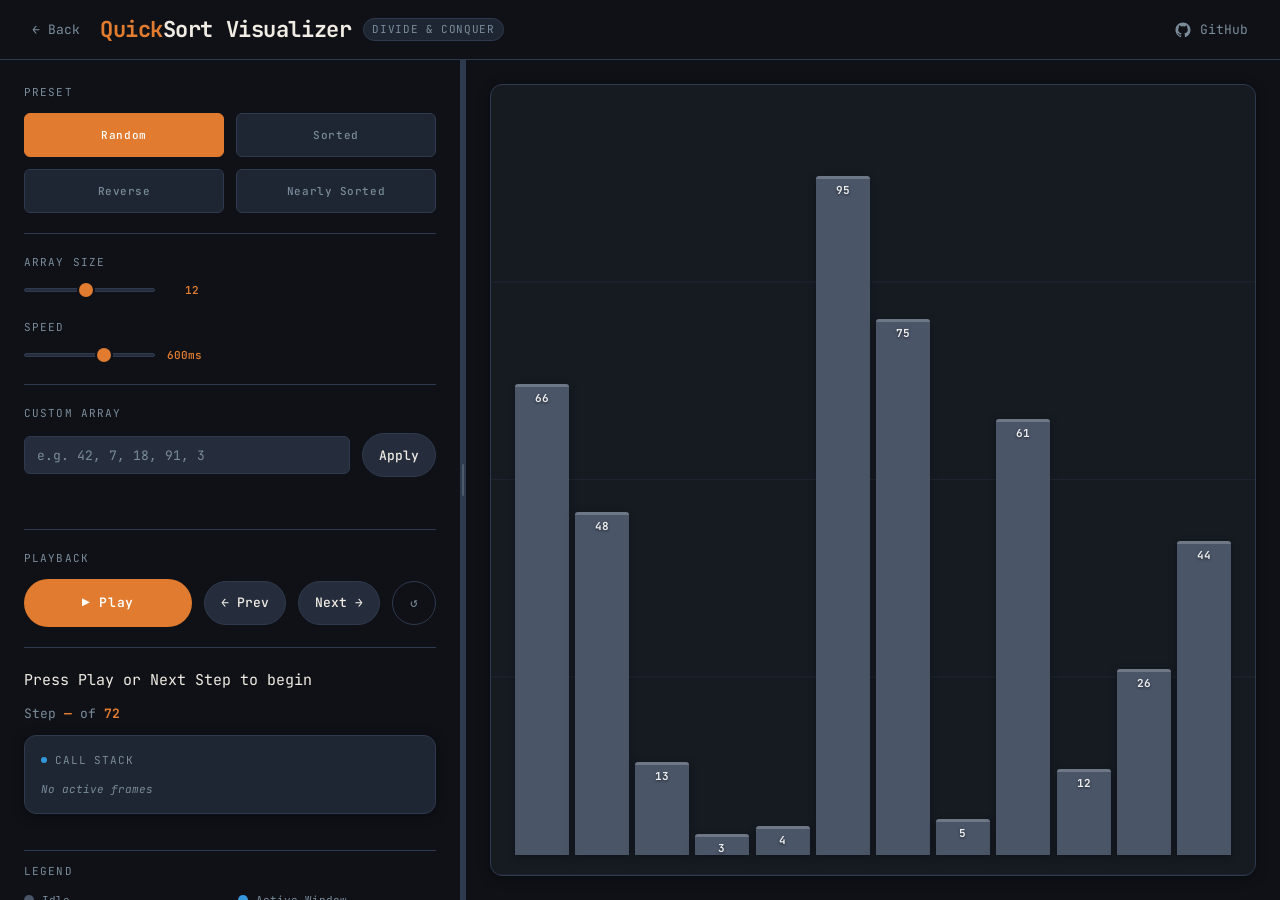
<file: quick_sort.html>
<!DOCTYPE html>
<html lang="en">
<head>
  <meta charset="UTF-8" />
  <meta name="viewport" content="width=device-width, initial-scale=1.0" />
  <title>QuickSort Visualizer</title>
  <meta name="description" content="Interactive step-by-step QuickSort algorithm visualizer with color-coded bar states, playback controls, and call stack display." />
  <link rel="preconnect" href="https://fonts.googleapis.com" />
  <link rel="preconnect" href="https://fonts.gstatic.com" crossorigin />
  <link href="https://fonts.googleapis.com/css2?family=JetBrains+Mono:wght@400;500;600;700&display=swap" rel="stylesheet" />
  <link rel="stylesheet" href="css/tokens.css" />
  <link rel="stylesheet" href="css/reset.css" />
  <link rel="stylesheet" href="css/layout.css" />
  <link rel="stylesheet" href="css/components.css" />
  <link rel="stylesheet" href="css/bars.css" />
  <link rel="stylesheet" href="css/animations.css" />
</head>
<body>
  <div class="app-wrapper">
    <header id="app-header" role="banner">
      <div class="header-brand">
        <a href="index.html" class="header-link" aria-label="Back to home" style="margin-right:8px">← Back</a>
        <h1 class="header-title"><span>Quick</span>Sort Visualizer</h1>
        <span class="header-badge">Divide &amp; Conquer</span>
      </div>
      <a href="https://github.com/Sanil-Sth" class="header-link" aria-label="View source on GitHub" target="_blank" rel="noopener noreferrer">
        <svg width="18" height="18" viewBox="0 0 24 24" fill="currentColor" aria-hidden="true">
          <path d="M12 2C6.477 2 2 6.477 2 12c0 4.42 2.865 8.166 6.839 9.489.5.092.682-.217.682-.482 0-.237-.008-.866-.013-1.7-2.782.603-3.369-1.342-3.369-1.342-.454-1.155-1.11-1.462-1.11-1.462-.908-.62.069-.608.069-.608 1.003.07 1.531 1.03 1.531 1.03.892 1.529 2.341 1.087 2.91.832.092-.647.35-1.088.636-1.338-2.22-.253-4.555-1.11-4.555-4.943 0-1.091.39-1.984 1.029-2.683-.103-.253-.446-1.27.098-2.647 0 0 .84-.269 2.75 1.025A9.578 9.578 0 0 1 12 6.836a9.59 9.59 0 0 1 2.504.337c1.909-1.294 2.747-1.025 2.747-1.025.546 1.377.202 2.394.1 2.647.64.699 1.028 1.592 1.028 2.683 0 3.842-2.339 4.687-4.566 4.935.359.309.678.919.678 1.852 0 1.336-.012 2.415-.012 2.741 0 .267.18.578.688.48C19.138 20.163 22 16.418 22 12c0-5.523-4.477-10-10-10z"/>
        </svg>
        GitHub
      </a>
    </header>
    <div class="body-split">
      <section id="controls" aria-label="Algorithm controls">
        <div class="controls-group">
          <span class="controls-group-label">Preset</span>
          <div class="preset-grid">
            <button class="btn-preset" data-preset="random"  aria-label="Random array preset">Random</button>
            <button class="btn-preset" data-preset="sorted"  aria-label="Already sorted preset">Sorted</button>
            <button class="btn-preset" data-preset="reverse" aria-label="Reverse sorted preset">Reverse</button>
            <button class="btn-preset" data-preset="nearly"  aria-label="Nearly sorted preset">Nearly Sorted</button>
          </div>
        </div>
        <div class="controls-sep" aria-hidden="true"></div>
        <div class="controls-group">
          <span class="controls-group-label">Array Size</span>
          <div class="slider-track">
            <input type="range" id="size-slider" min="5" max="20" value="12" aria-label="Array size" aria-valuemin="5" aria-valuemax="20" />
            <span class="slider-value" id="size-value" aria-live="polite">12</span>
          </div>
        </div>
        <div class="controls-group">
          <span class="controls-group-label">Speed</span>
          <div class="slider-track">
            <input type="range" id="speed-slider" min="80" max="1500" value="980" aria-label="Playback speed" aria-valuemin="80" aria-valuemax="1500" />
            <span class="slider-value" id="speed-value" aria-live="polite">600ms</span>
          </div>
        </div>
        <div class="controls-sep" aria-hidden="true"></div>
        <div class="controls-group">
          <span class="controls-group-label">Custom Array</span>
          <div class="custom-input-row">
            <input type="text" id="custom-input" class="custom-input" placeholder="e.g. 42, 7, 18, 91, 3" aria-label="Custom array input — comma separated integers 1 to 100" maxlength="120" autocomplete="off" spellcheck="false" />
            <button class="btn-secondary" id="btn-apply-custom" aria-label="Apply custom array">Apply</button>
          </div>
          <span class="error-message" id="custom-error" role="alert" aria-live="assertive"></span>
        </div>
        <div class="controls-sep" aria-hidden="true"></div>
        <div class="controls-group">
          <span class="controls-group-label">Playback</span>
          <div class="playback-row">
            <button class="btn-primary" id="btn-play-pause" aria-label="Play or pause animation" aria-pressed="false">▶ Play</button>
            <button class="btn-secondary" id="btn-prev" aria-label="Previous step">← Prev</button>
            <button class="btn-secondary" id="btn-next" aria-label="Next step">Next →</button>
            <button class="btn-reset" id="btn-reset" aria-label="Reset to beginning">↺</button>
          </div>
        </div>
        <div class="controls-sep" aria-hidden="true"></div>
        <section id="info" aria-label="Step information">
          <p id="step-description" class="step-description" aria-live="polite" aria-atomic="true">Press Play or Next Step to begin</p>
          <p id="step-counter" class="step-counter" aria-live="polite">Step <strong>—</strong> of <strong>—</strong></p>
          <div class="callstack-panel" role="complementary" aria-label="Call stack">
            <div class="callstack-title">Call Stack</div>
            <div id="callstack-frames" class="callstack-frames">
              <span class="callstack-empty">No active frames</span>
            </div>
          </div>
        </section>
        <footer id="legend" role="contentinfo" aria-label="Color legend">
          <div class="controls-sep" aria-hidden="true"></div>
          <span class="legend-label">Legend</span>
          <div class="legend-chips">
            <span class="legend-chip"><span class="legend-chip-dot" style="background:var(--bar-idle)"></span>Idle</span>
            <span class="legend-chip"><span class="legend-chip-dot" style="background:var(--bar-active)"></span>Active Window</span>
            <span class="legend-chip"><span class="legend-chip-dot" style="background:var(--bar-pivot)"></span>Pivot</span>
            <span class="legend-chip"><span class="legend-chip-dot" style="background:var(--bar-comparing)"></span>Comparing</span>
            <span class="legend-chip"><span class="legend-chip-dot" style="background:var(--bar-swapping)"></span>Swapping</span>
            <span class="legend-chip"><span class="legend-chip-dot" style="background:var(--bar-sorted)"></span>Sorted</span>
          </div>
        </footer>
      </section>
      <div id="resizer" role="separator" aria-label="Drag to resize panels. Double-click to reset." aria-orientation="vertical" title="Drag to resize · Double-click to reset" tabindex="0"></div>
      <section id="canvas" aria-label="Sort visualization">
        <div id="bar-chart" role="img" aria-label="Bar chart visualization of the array being sorted"></div>
      </section>
    </div>
  </div>
  <script src="js/state.js"></script>
  <script src="js/algorithm_quicksort.js"></script>
  <script src="js/renderer.js"></script>
  <script src="js/controls.js"></script>
  <script src="js/main.js"></script>
  <script src="js/resizer.js"></script>
</body>
</html>
</file>
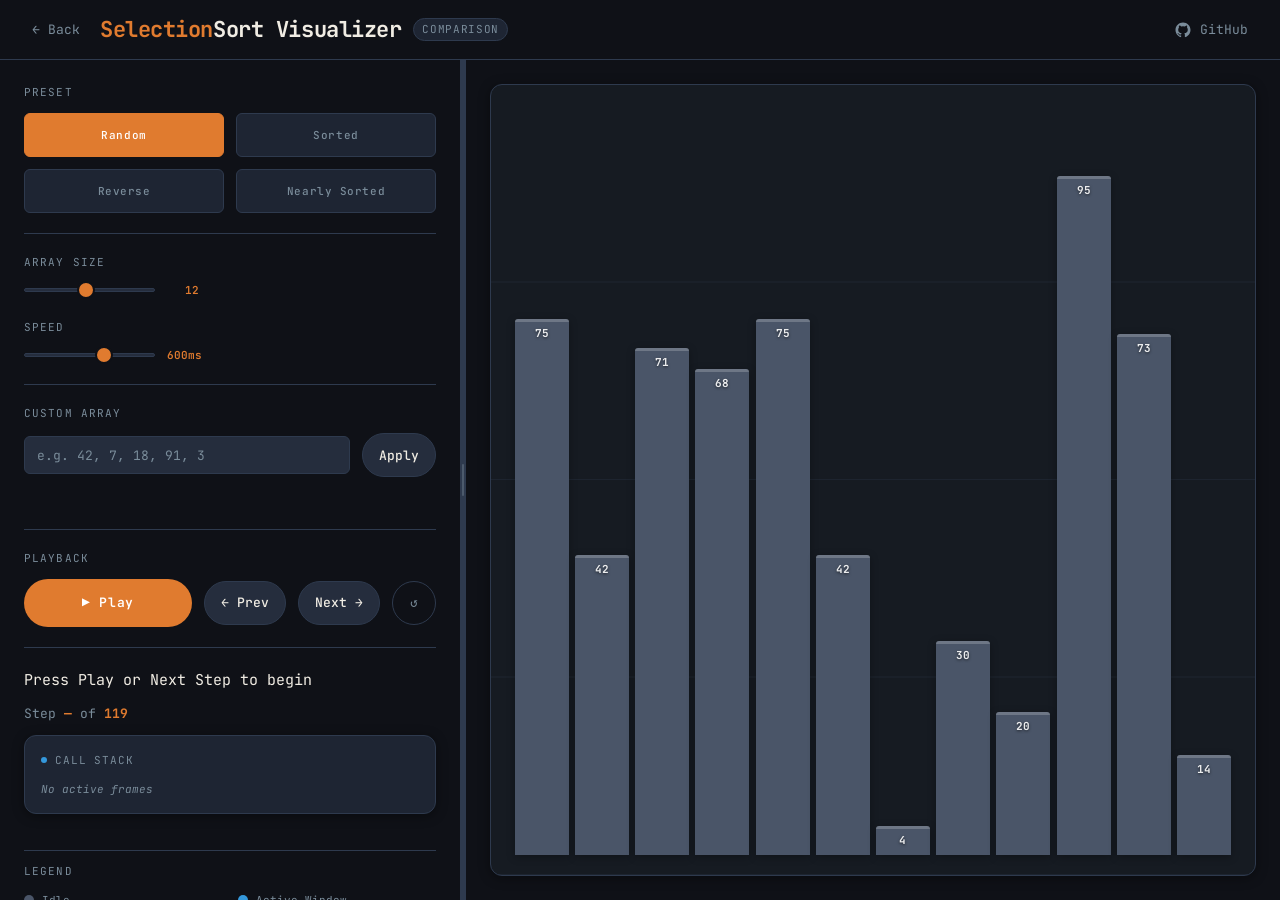
<file: selection_sort.html>
<!DOCTYPE html>
<html lang="en">
<head>
  <meta charset="UTF-8" />
  <meta name="viewport" content="width=device-width, initial-scale=1.0" />
  <title>SelectionSort Visualizer</title>
  <meta name="description" content="Interactive step-by-step Selection Sort algorithm visualizer with color-coded bar states, playback controls, and operation display." />
  <link rel="preconnect" href="https://fonts.googleapis.com" />
  <link rel="preconnect" href="https://fonts.gstatic.com" crossorigin />
  <link href="https://fonts.googleapis.com/css2?family=JetBrains+Mono:wght@400;500;600;700&display=swap" rel="stylesheet" />
  <link rel="stylesheet" href="css/tokens.css" />
  <link rel="stylesheet" href="css/reset.css" />
  <link rel="stylesheet" href="css/layout.css" />
  <link rel="stylesheet" href="css/components.css" />
  <link rel="stylesheet" href="css/bars.css" />
  <link rel="stylesheet" href="css/animations.css" />
</head>
<body>
  <div class="app-wrapper">
    <header id="app-header" role="banner">
      <div class="header-brand">
        <a href="index.html" class="header-link" aria-label="Back to home" style="margin-right:8px">← Back</a>
        <h1 class="header-title"><span>Selection</span>Sort Visualizer</h1>
        <span class="header-badge">Comparison</span>
      </div>
      <a href="https://github.com/Sanil-Sth" class="header-link" aria-label="View source on GitHub" target="_blank" rel="noopener noreferrer">
        <svg width="18" height="18" viewBox="0 0 24 24" fill="currentColor" aria-hidden="true">
          <path d="M12 2C6.477 2 2 6.477 2 12c0 4.42 2.865 8.166 6.839 9.489.5.092.682-.217.682-.482 0-.237-.008-.866-.013-1.7-2.782.603-3.369-1.342-3.369-1.342-.454-1.155-1.11-1.462-1.11-1.462-.908-.62.069-.608.069-.608 1.003.07 1.531 1.03 1.531 1.03.892 1.529 2.341 1.087 2.91.832.092-.647.35-1.088.636-1.338-2.22-.253-4.555-1.11-4.555-4.943 0-1.091.39-1.984 1.029-2.683-.103-.253-.446-1.27.098-2.647 0 0 .84-.269 2.75 1.025A9.578 9.578 0 0 1 12 6.836a9.59 9.59 0 0 1 2.504.337c1.909-1.294 2.747-1.025 2.747-1.025.546 1.377.202 2.394.1 2.647.64.699 1.028 1.592 1.028 2.683 0 3.842-2.339 4.687-4.566 4.935.359.309.678.919.678 1.852 0 1.336-.012 2.415-.012 2.741 0 .267.18.578.688.48C19.138 20.163 22 16.418 22 12c0-5.523-4.477-10-10-10z"/>
        </svg>
        GitHub
      </a>
    </header>
    <div class="body-split">
      <section id="controls" aria-label="Algorithm controls">
        <div class="controls-group">
          <span class="controls-group-label">Preset</span>
          <div class="preset-grid">
            <button class="btn-preset" data-preset="random"  aria-label="Random array preset">Random</button>
            <button class="btn-preset" data-preset="sorted"  aria-label="Already sorted preset">Sorted</button>
            <button class="btn-preset" data-preset="reverse" aria-label="Reverse sorted preset">Reverse</button>
            <button class="btn-preset" data-preset="nearly"  aria-label="Nearly sorted preset">Nearly Sorted</button>
          </div>
        </div>
        <div class="controls-sep" aria-hidden="true"></div>
        <div class="controls-group">
          <span class="controls-group-label">Array Size</span>
          <div class="slider-track">
            <input type="range" id="size-slider" min="5" max="20" value="12" aria-label="Array size" aria-valuemin="5" aria-valuemax="20" />
            <span class="slider-value" id="size-value" aria-live="polite">12</span>
          </div>
        </div>
        <div class="controls-group">
          <span class="controls-group-label">Speed</span>
          <div class="slider-track">
            <input type="range" id="speed-slider" min="80" max="1500" value="980" aria-label="Playback speed" aria-valuemin="80" aria-valuemax="1500" />
            <span class="slider-value" id="speed-value" aria-live="polite">600ms</span>
          </div>
        </div>
        <div class="controls-sep" aria-hidden="true"></div>
        <div class="controls-group">
          <span class="controls-group-label">Custom Array</span>
          <div class="custom-input-row">
            <input type="text" id="custom-input" class="custom-input" placeholder="e.g. 42, 7, 18, 91, 3" aria-label="Custom array input — comma separated integers 1 to 100" maxlength="120" autocomplete="off" spellcheck="false" />
            <button class="btn-secondary" id="btn-apply-custom" aria-label="Apply custom array">Apply</button>
          </div>
          <span class="error-message" id="custom-error" role="alert" aria-live="assertive"></span>
        </div>
        <div class="controls-sep" aria-hidden="true"></div>
        <div class="controls-group">
          <span class="controls-group-label">Playback</span>
          <div class="playback-row">
            <button class="btn-primary" id="btn-play-pause" aria-label="Play or pause animation" aria-pressed="false">▶ Play</button>
            <button class="btn-secondary" id="btn-prev" aria-label="Previous step">← Prev</button>
            <button class="btn-secondary" id="btn-next" aria-label="Next step">Next →</button>
            <button class="btn-reset" id="btn-reset" aria-label="Reset to beginning">↺</button>
          </div>
        </div>
        <div class="controls-sep" aria-hidden="true"></div>
        <section id="info" aria-label="Step information">
          <p id="step-description" class="step-description" aria-live="polite" aria-atomic="true">Press Play or Next Step to begin</p>
          <p id="step-counter" class="step-counter" aria-live="polite">Step <strong>—</strong> of <strong>—</strong></p>
          <div class="callstack-panel" role="complementary" aria-label="Call stack">
            <div class="callstack-title">Call Stack</div>
            <div id="callstack-frames" class="callstack-frames">
              <span class="callstack-empty">No active frames</span>
            </div>
          </div>
        </section>
        <footer id="legend" role="contentinfo" aria-label="Color legend">
          <div class="controls-sep" aria-hidden="true"></div>
          <span class="legend-label">Legend</span>
          <div class="legend-chips">
            <span class="legend-chip"><span class="legend-chip-dot" style="background:var(--bar-idle)"></span>Idle</span>
            <span class="legend-chip"><span class="legend-chip-dot" style="background:var(--bar-active)"></span>Active Window</span>
            <span class="legend-chip"><span class="legend-chip-dot" style="background:var(--bar-pivot)"></span>Pivot / Key</span>
            <span class="legend-chip"><span class="legend-chip-dot" style="background:var(--bar-comparing)"></span>Comparing</span>
            <span class="legend-chip"><span class="legend-chip-dot" style="background:var(--bar-swapping)"></span>Swapping</span>
            <span class="legend-chip"><span class="legend-chip-dot" style="background:var(--bar-sorted)"></span>Sorted</span>
          </div>
        </footer>
      </section>
      <div id="resizer" role="separator" aria-label="Drag to resize panels. Double-click to reset." aria-orientation="vertical" title="Drag to resize · Double-click to reset" tabindex="0"></div>
      <section id="canvas" aria-label="Sort visualization">
        <div id="bar-chart" role="img" aria-label="Bar chart visualization of the array being sorted"></div>
      </section>
    </div>
  </div>
  <script src="js/state.js"></script>
  <script src="js/algorithm_selection.js"></script>
  <script src="js/renderer.js"></script>
  <script src="js/controls.js"></script>
  <script src="js/main.js"></script>
  <script src="js/resizer.js"></script>
</body>
</html>
</file>
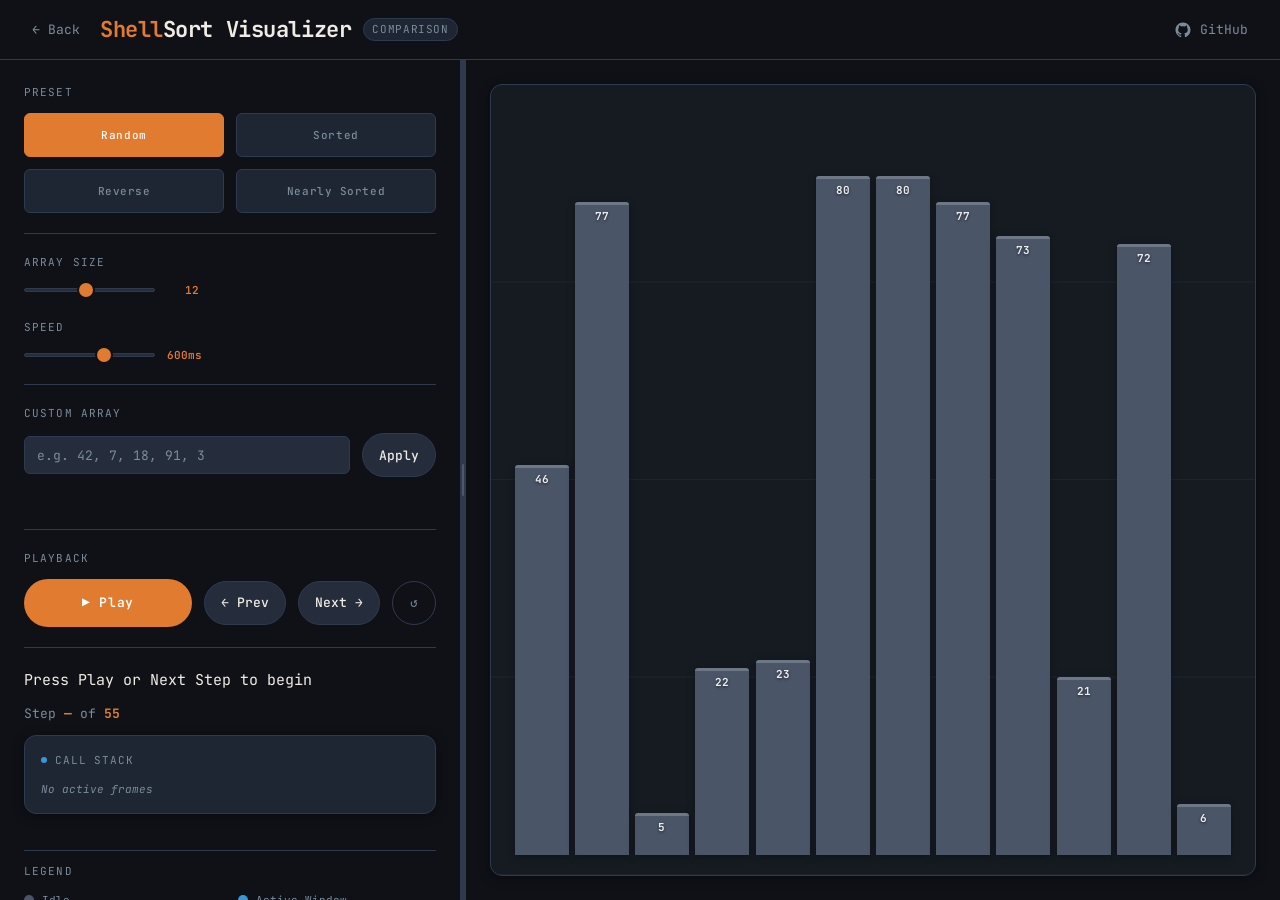
<file: shell_sort.html>
<!DOCTYPE html>
<html lang="en">
<head>
  <meta charset="UTF-8" />
  <meta name="viewport" content="width=device-width, initial-scale=1.0" />
  <title>ShellSort Visualizer</title>
  <meta name="description" content="Interactive step-by-step Shell Sort algorithm visualizer with color-coded bar states, playback controls, and operation display." />
  <link rel="preconnect" href="https://fonts.googleapis.com" />
  <link rel="preconnect" href="https://fonts.gstatic.com" crossorigin />
  <link href="https://fonts.googleapis.com/css2?family=JetBrains+Mono:wght@400;500;600;700&display=swap" rel="stylesheet" />
  <link rel="stylesheet" href="css/tokens.css" />
  <link rel="stylesheet" href="css/reset.css" />
  <link rel="stylesheet" href="css/layout.css" />
  <link rel="stylesheet" href="css/components.css" />
  <link rel="stylesheet" href="css/bars.css" />
  <link rel="stylesheet" href="css/animations.css" />
</head>
<body>
  <div class="app-wrapper">
    <header id="app-header" role="banner">
      <div class="header-brand">
        <a href="index.html" class="header-link" aria-label="Back to home" style="margin-right:8px">← Back</a>
        <h1 class="header-title"><span>Shell</span>Sort Visualizer</h1>
        <span class="header-badge">Comparison</span>
      </div>
      <a href="https://github.com/Sanil-Sth" class="header-link" aria-label="View source on GitHub" target="_blank" rel="noopener noreferrer">
        <svg width="18" height="18" viewBox="0 0 24 24" fill="currentColor" aria-hidden="true">
          <path d="M12 2C6.477 2 2 6.477 2 12c0 4.42 2.865 8.166 6.839 9.489.5.092.682-.217.682-.482 0-.237-.008-.866-.013-1.7-2.782.603-3.369-1.342-3.369-1.342-.454-1.155-1.11-1.462-1.11-1.462-.908-.62.069-.608.069-.608 1.003.07 1.531 1.03 1.531 1.03.892 1.529 2.341 1.087 2.91.832.092-.647.35-1.088.636-1.338-2.22-.253-4.555-1.11-4.555-4.943 0-1.091.39-1.984 1.029-2.683-.103-.253-.446-1.27.098-2.647 0 0 .84-.269 2.75 1.025A9.578 9.578 0 0 1 12 6.836a9.59 9.59 0 0 1 2.504.337c1.909-1.294 2.747-1.025 2.747-1.025.546 1.377.202 2.394.1 2.647.64.699 1.028 1.592 1.028 2.683 0 3.842-2.339 4.687-4.566 4.935.359.309.678.919.678 1.852 0 1.336-.012 2.415-.012 2.741 0 .267.18.578.688.48C19.138 20.163 22 16.418 22 12c0-5.523-4.477-10-10-10z"/>
        </svg>
        GitHub
      </a>
    </header>
    <div class="body-split">
      <section id="controls" aria-label="Algorithm controls">
        <div class="controls-group">
          <span class="controls-group-label">Preset</span>
          <div class="preset-grid">
            <button class="btn-preset" data-preset="random"  aria-label="Random array preset">Random</button>
            <button class="btn-preset" data-preset="sorted"  aria-label="Already sorted preset">Sorted</button>
            <button class="btn-preset" data-preset="reverse" aria-label="Reverse sorted preset">Reverse</button>
            <button class="btn-preset" data-preset="nearly"  aria-label="Nearly sorted preset">Nearly Sorted</button>
          </div>
        </div>
        <div class="controls-sep" aria-hidden="true"></div>
        <div class="controls-group">
          <span class="controls-group-label">Array Size</span>
          <div class="slider-track">
            <input type="range" id="size-slider" min="5" max="20" value="12" aria-label="Array size" aria-valuemin="5" aria-valuemax="20" />
            <span class="slider-value" id="size-value" aria-live="polite">12</span>
          </div>
        </div>
        <div class="controls-group">
          <span class="controls-group-label">Speed</span>
          <div class="slider-track">
            <input type="range" id="speed-slider" min="80" max="1500" value="980" aria-label="Playback speed" aria-valuemin="80" aria-valuemax="1500" />
            <span class="slider-value" id="speed-value" aria-live="polite">600ms</span>
          </div>
        </div>
        <div class="controls-sep" aria-hidden="true"></div>
        <div class="controls-group">
          <span class="controls-group-label">Custom Array</span>
          <div class="custom-input-row">
            <input type="text" id="custom-input" class="custom-input" placeholder="e.g. 42, 7, 18, 91, 3" aria-label="Custom array input — comma separated integers 1 to 100" maxlength="120" autocomplete="off" spellcheck="false" />
            <button class="btn-secondary" id="btn-apply-custom" aria-label="Apply custom array">Apply</button>
          </div>
          <span class="error-message" id="custom-error" role="alert" aria-live="assertive"></span>
        </div>
        <div class="controls-sep" aria-hidden="true"></div>
        <div class="controls-group">
          <span class="controls-group-label">Playback</span>
          <div class="playback-row">
            <button class="btn-primary" id="btn-play-pause" aria-label="Play or pause animation" aria-pressed="false">▶ Play</button>
            <button class="btn-secondary" id="btn-prev" aria-label="Previous step">← Prev</button>
            <button class="btn-secondary" id="btn-next" aria-label="Next step">Next →</button>
            <button class="btn-reset" id="btn-reset" aria-label="Reset to beginning">↺</button>
          </div>
        </div>
        <div class="controls-sep" aria-hidden="true"></div>
        <section id="info" aria-label="Step information">
          <p id="step-description" class="step-description" aria-live="polite" aria-atomic="true">Press Play or Next Step to begin</p>
          <p id="step-counter" class="step-counter" aria-live="polite">Step <strong>—</strong> of <strong>—</strong></p>
          <div class="callstack-panel" role="complementary" aria-label="Call stack">
            <div class="callstack-title">Call Stack</div>
            <div id="callstack-frames" class="callstack-frames">
              <span class="callstack-empty">No active frames</span>
            </div>
          </div>
        </section>
        <footer id="legend" role="contentinfo" aria-label="Color legend">
          <div class="controls-sep" aria-hidden="true"></div>
          <span class="legend-label">Legend</span>
          <div class="legend-chips">
            <span class="legend-chip"><span class="legend-chip-dot" style="background:var(--bar-idle)"></span>Idle</span>
            <span class="legend-chip"><span class="legend-chip-dot" style="background:var(--bar-active)"></span>Active Window</span>
            <span class="legend-chip"><span class="legend-chip-dot" style="background:var(--bar-pivot)"></span>Pivot / Key</span>
            <span class="legend-chip"><span class="legend-chip-dot" style="background:var(--bar-comparing)"></span>Comparing</span>
            <span class="legend-chip"><span class="legend-chip-dot" style="background:var(--bar-swapping)"></span>Swapping</span>
            <span class="legend-chip"><span class="legend-chip-dot" style="background:var(--bar-sorted)"></span>Sorted</span>
          </div>
        </footer>
      </section>
      <div id="resizer" role="separator" aria-label="Drag to resize panels. Double-click to reset." aria-orientation="vertical" title="Drag to resize · Double-click to reset" tabindex="0"></div>
      <section id="canvas" aria-label="Sort visualization">
        <div id="bar-chart" role="img" aria-label="Bar chart visualization of the array being sorted"></div>
      </section>
    </div>
  </div>
  <script src="js/state.js"></script>
  <script src="js/algorithm_shell.js"></script>
  <script src="js/renderer.js"></script>
  <script src="js/controls.js"></script>
  <script src="js/main.js"></script>
  <script src="js/resizer.js"></script>
</body>
</html>
</file>
<file: css/tokens.css>
/* ── DESIGN TOKENS ── */
/* Single source of truth for all visual constants */

:root {
  /* ── BACKGROUNDS ── */
  --bg-main: #0F1117;
  --bg-canvas: #161B22;
  --bg-panel: #1E2533;
  --bg-surface: #252D3D;
  --border-subtle: #2E3A4E;

  /* ── TYPOGRAPHY ── */
  --font-display: 'JetBrains Mono', 'Fira Code', 'Cascadia Code', monospace;
  --font-body: 'JetBrains Mono', 'Fira Code', monospace;
  --text-primary: #F0ECE3;
  --text-muted: #7A8C9A;
  --text-accent: #E07B2F;

  /* ── BAR STATE COLORS ── */
  --bar-sorted: #2ECC71;
  --bar-swapping: #E67E22;
  --bar-comparing: #F1C40F;
  --bar-pivot: #E74C3C;
  --bar-active: #3498DB;
  --bar-idle: #4A5568;

  /* ── ACCENTS ── */
  --accent-orange: #E07B2F;
  --accent-teal: #1E4D3A;
  --accent-yellow: #F0C94A;
  --accent-lavender: #6B54C8;
  --accent-orange-glow: rgba(224, 123, 47, 0.25);

  /* ── TRANSITIONS ── */
  --transition-color: 300ms ease-in-out;
  --transition-height: 400ms cubic-bezier(0.34, 1.56, 0.64, 1);
  --transition-ui: 150ms ease;

  /* ── DIMENSIONS ── */
  --bar-canvas-height: 600px;
  --bar-gap: 6px;
  --bar-min-height: 4px;
  --header-height: 60px;
  --legend-height: 48px;
  --btn-height-primary: 48px;
  --btn-height-secondary: 38px;
  --radius-pill: 999px;
  --radius-card: 12px;
  --radius-sm: 6px;

  /* ── SPACING SCALE ── */
  --space-1: 4px;
  --space-2: 8px;
  --space-3: 12px;
  --space-4: 16px;
  --space-5: 20px;
  --space-6: 24px;
  --space-8: 32px;
  --space-12: 48px;

  /* ── TYPOGRAPHY SCALE ── */
  --text-xs: 11px;
  --text-sm: 13px;
  --text-base: 15px;
  --text-lg: 18px;
  --text-xl: 22px;
  --text-2xl: 28px;

  /* ── Z-INDEX ── */
  --z-bar-label: 2;
  --z-tooltip: 10;
  --z-header: 20;

  /* ── SHADOWS ── */
  --shadow-card: 0 2px 12px rgba(0, 0, 0, 0.4);
  --shadow-glow-orange: 0 0 20px rgba(224, 123, 47, 0.15);
  --shadow-bar: 0 2px 8px rgba(0, 0, 0, 0.3);
}
</file>
<file: css/landing.css>
/* ── LANDING PAGE STYLES ── */
/* Styles specific to index.html only — no overrides to shared tokens */

/* ── SHELL ── */
.landing-wrapper {
  display: flex;
  flex-direction: column;
  min-height: 100vh;
  background: var(--bg-main);
  color: var(--text-primary);
  font-family: var(--font-body);
}

/* ── HEADER ── */
.landing-header {
  display: flex;
  align-items: center;
  justify-content: space-between;
  height: var(--header-height);
  padding: 0 var(--space-8);
  border-bottom: 1px solid var(--border-subtle);
  background: var(--bg-main);
  position: sticky;
  top: 0;
  z-index: var(--z-header);
}

.landing-brand {
  display: flex;
  align-items: center;
  gap: var(--space-3);
}

.landing-title {
  font-size: var(--text-xl);
  font-weight: 700;
  letter-spacing: -0.02em;
  color: var(--text-primary);
  font-family: var(--font-display);
}

.landing-title span {
  color: var(--accent-orange);
}

.landing-badge {
  font-size: var(--text-xs);
  color: var(--text-muted);
  background: var(--bg-panel);
  border: 1px solid var(--border-subtle);
  border-radius: var(--radius-pill);
  padding: 2px var(--space-2);
  letter-spacing: 0.06em;
  text-transform: uppercase;
  font-family: var(--font-display);
}

.landing-header-link {
  display: flex;
  align-items: center;
  gap: var(--space-2);
  color: var(--text-muted);
  font-size: var(--text-sm);
  font-family: var(--font-display);
  transition: color var(--transition-ui);
}

.landing-header-link:hover {
  color: var(--text-primary);
}

/* ── HERO SECTION ── */
.landing-hero {
  text-align: center;
  padding: var(--space-12) var(--space-8) var(--space-8);
  max-width: 700px;
  margin: 0 auto;
}

.landing-hero-eyebrow {
  font-size: var(--text-xs);
  color: var(--accent-orange);
  text-transform: uppercase;
  letter-spacing: 0.14em;
  font-family: var(--font-display);
  margin-bottom: var(--space-4);
}

.landing-hero-title {
  font-size: clamp(28px, 5vw, 48px);
  font-weight: 700;
  letter-spacing: -0.03em;
  line-height: 1.15;
  color: var(--text-primary);
  font-family: var(--font-display);
  margin-bottom: var(--space-4);
}

.landing-hero-title span {
  color: var(--accent-orange);
}

.landing-hero-subtitle {
  font-size: var(--text-base);
  color: var(--text-muted);
  line-height: 1.7;
  max-width: 520px;
  margin: 0 auto;
}

/* ── SECTION LABEL ── */
.landing-section {
  max-width: 1200px;
  margin: 0 auto;
  padding: 0 var(--space-8) var(--space-12);
  width: 100%;
}

.landing-section-header {
  display: flex;
  align-items: center;
  gap: var(--space-4);
  margin-bottom: var(--space-6);
}

.landing-section-label {
  font-size: var(--text-xs);
  color: var(--text-muted);
  text-transform: uppercase;
  letter-spacing: 0.12em;
  font-family: var(--font-display);
}

.landing-section-line {
  flex: 1;
  height: 1px;
  background: var(--border-subtle);
}

/* ── ALGORITHM CARDS GRID ── */
.algo-grid {
  display: grid;
  grid-template-columns: repeat(3, 1fr);
  gap: var(--space-5);
}

@media (max-width: 900px) {
  .algo-grid {
    grid-template-columns: repeat(2, 1fr);
  }
}

@media (max-width: 560px) {
  .algo-grid {
    grid-template-columns: 1fr;
  }
  .landing-hero {
    padding: var(--space-8) var(--space-4) var(--space-6);
  }
  .landing-section {
    padding: 0 var(--space-4) var(--space-8);
  }
  .landing-header {
    padding: 0 var(--space-4);
  }
}

/* ── SINGLE ALGORITHM CARD ── */
.algo-card {
  background: var(--bg-panel);
  border: 1px solid var(--border-subtle);
  border-radius: var(--radius-card);
  padding: var(--space-6);
  display: flex;
  flex-direction: column;
  gap: var(--space-4);
  transition: border-color var(--transition-ui), transform var(--transition-ui), box-shadow var(--transition-ui);
  position: relative;
  overflow: hidden;
}

.algo-card::before {
  content: '';
  position: absolute;
  top: 0;
  left: 0;
  right: 0;
  height: 2px;
  background: var(--accent-orange);
  opacity: 0;
  transition: opacity var(--transition-ui);
}

.algo-card:hover {
  border-color: var(--accent-orange);
  transform: translateY(-3px);
  box-shadow: 0 8px 32px rgba(0, 0, 0, 0.4), 0 0 0 1px var(--accent-orange);
}

.algo-card:hover::before {
  opacity: 1;
}

/* ── CARD HEADER ── */
.algo-card-header {
  display: flex;
  align-items: flex-start;
  justify-content: space-between;
  gap: var(--space-3);
}

.algo-card-name {
  font-size: var(--text-lg);
  font-weight: 700;
  letter-spacing: -0.01em;
  color: var(--text-primary);
  font-family: var(--font-display);
  line-height: 1.2;
}

.algo-card-name span {
  color: var(--accent-orange);
}

.algo-card-badge {
  font-size: 10px;
  font-family: var(--font-display);
  font-weight: 600;
  letter-spacing: 0.08em;
  text-transform: uppercase;
  padding: 3px var(--space-2);
  border-radius: var(--radius-sm);
  flex-shrink: 0;
  white-space: nowrap;
}

.badge-comparison {
  background: rgba(52, 152, 219, 0.15);
  color: var(--bar-active);
  border: 1px solid rgba(52, 152, 219, 0.3);
}

.badge-divide {
  background: rgba(231, 76, 60, 0.12);
  color: var(--bar-pivot);
  border: 1px solid rgba(231, 76, 60, 0.25);
}

/* ── CARD DESCRIPTION ── */
.algo-card-desc {
  font-size: var(--text-sm);
  color: var(--text-muted);
  line-height: 1.6;
  flex: 1;
}

/* ── COMPLEXITY TABLE ── */
.algo-complexity {
  display: grid;
  grid-template-columns: repeat(4, 1fr);
  gap: var(--space-2);
}

.algo-complexity-cell {
  display: flex;
  flex-direction: column;
  gap: 2px;
}

.complexity-label {
  font-size: 9px;
  color: var(--text-muted);
  text-transform: uppercase;
  letter-spacing: 0.08em;
  font-family: var(--font-display);
}

.complexity-value {
  font-size: var(--text-xs);
  color: var(--text-primary);
  font-family: var(--font-display);
  font-weight: 600;
}

.complexity-value.good   { color: var(--bar-sorted); }
.complexity-value.ok     { color: var(--bar-comparing); }
.complexity-value.bad    { color: var(--bar-pivot); }
.complexity-value.space  { color: var(--accent-orange); }

/* ── CARD FOOTER ── */
.algo-card-footer {
  border-top: 1px solid var(--border-subtle);
  padding-top: var(--space-4);
}

.btn-visualize {
  display: inline-flex;
  align-items: center;
  justify-content: center;
  gap: var(--space-2);
  width: 100%;
  height: 40px;
  background: transparent;
  border: 1px solid var(--border-subtle);
  border-radius: var(--radius-pill);
  color: var(--text-muted);
  font-family: var(--font-display);
  font-size: var(--text-sm);
  font-weight: 600;
  letter-spacing: 0.04em;
  cursor: pointer;
  transition: background var(--transition-ui), color var(--transition-ui), border-color var(--transition-ui);
  text-decoration: none;
}

.btn-visualize:hover {
  background: var(--accent-orange);
  border-color: var(--accent-orange);
  color: #fff;
}

/* ── FOOTER ── */
.landing-footer {
  margin-top: auto;
  border-top: 1px solid var(--border-subtle);
  padding: var(--space-5) var(--space-8);
  display: flex;
  align-items: center;
  justify-content: center;
  gap: var(--space-2);
  color: var(--text-muted);
  font-size: var(--text-xs);
  font-family: var(--font-display);
}

.landing-footer a {
  color: var(--accent-orange);
  transition: opacity var(--transition-ui);
}

.landing-footer a:hover {
  opacity: 0.8;
}

/* ── ANIMATIONS ── */
@keyframes landingFadeUp {
  from { opacity: 0; transform: translateY(16px); }
  to   { opacity: 1; transform: translateY(0); }
}

.landing-hero { animation: landingFadeUp 500ms ease both; }
.landing-section { animation: landingFadeUp 500ms 100ms ease both; }

.algo-card {
  animation: landingFadeUp 400ms ease both;
}

.algo-card:nth-child(1) { animation-delay: 80ms;  }
.algo-card:nth-child(2) { animation-delay: 120ms; }
.algo-card:nth-child(3) { animation-delay: 160ms; }
.algo-card:nth-child(4) { animation-delay: 200ms; }
.algo-card:nth-child(5) { animation-delay: 240ms; }
.algo-card:nth-child(6) { animation-delay: 280ms; }
.algo-card:nth-child(7) { animation-delay: 320ms; }
</file>
<file: css/layout.css>
/* ── LAYOUT ── */
/* Two-column viewport-fit layout: controls left | resizer | chart right */

/* ── APP SHELL ── */
.app-wrapper {
  display: flex;
  flex-direction: column;
  height: 100vh;
  overflow: hidden;
  max-width: 1600px;
  margin: 0 auto;
}

/* ── ZONE 1: HEADER (full-width sticky) ── */
#app-header {
  display: flex;
  align-items: center;
  justify-content: space-between;
  height: var(--header-height);
  padding: 0 var(--space-8);
  border-bottom: 1px solid var(--border-subtle);
  flex-shrink: 0;
  background-color: var(--bg-main);
  z-index: var(--z-header);
}

.header-brand {
  display: flex;
  align-items: center;
  gap: var(--space-3);
}

.header-title {
  font-size: var(--text-xl);
  font-weight: 700;
  letter-spacing: -0.02em;
  color: var(--text-primary);
}

.header-title span {
  color: var(--accent-orange);
}

.header-badge {
  font-size: var(--text-xs);
  color: var(--text-muted);
  background: var(--bg-panel);
  border: 1px solid var(--border-subtle);
  border-radius: var(--radius-pill);
  padding: 2px var(--space-2);
  letter-spacing: 0.06em;
  text-transform: uppercase;
}

.header-link {
  display: flex;
  align-items: center;
  gap: var(--space-2);
  color: var(--text-muted);
  font-size: var(--text-sm);
  transition: color var(--transition-ui);
}

.header-link:hover {
  color: var(--text-primary);
}

/* ── BODY SPLIT: controls left | resizer | chart right ── */
/* grid-template-columns is set by resizer.js after first paint */
.body-split {
  display: grid;
  grid-template-columns: 460px 6px 1fr;
  flex: 1;
  min-height: 0;
}

/* ── DRAG RESIZER HANDLE ── */
#resizer {
  order: 2;
  width: 6px;
  cursor: col-resize;
  background: var(--border-subtle);
  transition: background var(--transition-ui);
  position: relative;
  flex-shrink: 0;
  z-index: var(--z-tooltip);
}

#resizer::after {
  content: '';
  position: absolute;
  top: 50%;
  left: 50%;
  transform: translate(-50%, -50%);
  width: 2px;
  height: 32px;
  border-radius: var(--radius-pill);
  background: var(--text-muted);
  opacity: 0.4;
  transition: opacity var(--transition-ui), height var(--transition-ui);
}

#resizer:hover,
#resizer.dragging {
  background: var(--accent-orange);
}

#resizer:hover::after,
#resizer.dragging::after {
  opacity: 1;
  height: 48px;
  background: #fff;
}

/* ── LEFT PANEL: controls ── */
#controls {
  order: 1;
  display: flex;
  flex-direction: column;
  gap: var(--space-5);
  padding: var(--space-6) var(--space-6);
  overflow-y: auto;
  background: var(--bg-main);
  min-height: 0;
  min-width: 260px;
}

/* Thin custom scrollbar for controls panel */
#controls::-webkit-scrollbar       { width: 4px; }
#controls::-webkit-scrollbar-track { background: transparent; }
#controls::-webkit-scrollbar-thumb {
  background: var(--border-subtle);
  border-radius: var(--radius-pill);
}

/* ── CONTROL GROUP: label + content ── */
.controls-group {
  display: flex;
  flex-direction: column;
  gap: var(--space-3);
}

.controls-group-label {
  font-size: var(--text-xs);
  color: var(--text-muted);
  text-transform: uppercase;
  letter-spacing: 0.1em;
}

/* Preset buttons — 2×2 grid with generous gaps */
.preset-grid {
  display: grid;
  grid-template-columns: 1fr 1fr;
  gap: var(--space-3);
}

/* Playback — single row, Play stretches to fill */
.playback-row {
  display: flex;
  gap: var(--space-3);
  align-items: center;
}

.playback-row .btn-primary {
  flex: 1;
}

/* Horizontal separator between sections */
.controls-sep {
  height: 1px;
  background: var(--border-subtle);
  flex-shrink: 0;
}

/* ── STEP INFO ── */
#info {
  display: flex;
  flex-direction: column;
  gap: var(--space-3);
}

.step-description {
  font-size: var(--text-sm);
  color: var(--text-primary);
  min-height: 20px;
  line-height: 1.7;
}

.step-counter {
  font-size: var(--text-xs);
  color: var(--text-muted);
  font-variant-numeric: tabular-nums;
}

.step-counter strong {
  color: var(--accent-orange);
}

/* ── LEGEND — pinned to bottom via margin-top: auto ── */
#legend {
  display: flex;
  flex-direction: column;
  gap: var(--space-3);
  margin-top: auto;
  padding-top: var(--space-4);
  flex-shrink: 0;
}

.legend-label {
  font-size: var(--text-xs);
  color: var(--text-muted);
  text-transform: uppercase;
  letter-spacing: 0.1em;
}

.legend-chips {
  display: grid;
  grid-template-columns: 1fr 1fr;
  gap: var(--space-3) var(--space-4);
}

.legend-chip {
  display: inline-flex;
  align-items: center;
  gap: var(--space-2);
  font-size: var(--text-xs);
  color: var(--text-muted);
}

.legend-chip-dot {
  width: 9px;
  height: 9px;
  border-radius: 50%;
  flex-shrink: 0;
}

/* ── RIGHT PANEL: bar chart fills full height ── */
#canvas {
  order: 3;
  display: flex;
  flex-direction: column;
  padding: var(--space-6);
  min-height: 0;
  min-width: 300px;
  background: var(--bg-main);
}

#bar-chart {
  flex: 1;
  min-height: 0;
  height: auto;
}

/* ── DRAGGING STATE — applied to body ── */
body.is-resizing {
  cursor: col-resize;
  user-select: none;
}

body.is-resizing #controls,
body.is-resizing #canvas {
  pointer-events: none;
}

/* ── MOBILE LAYOUT (≤ 600px) ── */
@media (max-width: 600px) {

  /* App shell scrolls naturally on mobile — no fixed viewport height */
  .app-wrapper {
    height: auto;
    overflow: visible;
    min-height: 100vh;
  }

  /* Header shrinks padding and font */
  #app-header {
    padding: 0 var(--space-4);
    height: 52px;
  }

  .header-title {
    font-size: var(--text-lg);
  }

  .header-badge {
    display: none;
  }

  /* Stack panels vertically: controls on top, chart below */
  .body-split {
    display: flex;
    flex-direction: column;
    height: auto;
  }

  /* Hide the drag resizer entirely on mobile */
  #resizer {
    display: none;
  }

  /* Controls panel — full width, natural height, no overflow scroll */
  #controls {
    order: 1;
    min-width: unset;
    min-height: unset;
    overflow-y: visible;
    padding: var(--space-5) var(--space-4);
    border-right: none;
    border-bottom: 1px solid var(--border-subtle);
  }

  /* Legend unpins from bottom — flows naturally in the controls column */
  #legend {
    margin-top: var(--space-4);
  }

  /* Preset grid stays 2 cols — fits fine on mobile */
  .preset-grid {
    grid-template-columns: 1fr 1fr;
  }

  /* Playback row wraps if screen is very narrow */
  .playback-row {
    flex-wrap: wrap;
  }

  /* Canvas panel — full width, fixed height for the chart */
  #canvas {
    order: 2;
    min-width: unset;
    min-height: unset;
    padding: var(--space-4);
    height: 360px;
    flex-shrink: 0;
  }

  /* Bar chart fills the fixed canvas height */
  #bar-chart {
    height: 100%;
    min-height: unset;
  }

  /* Custom input fills full width on mobile */
  .custom-input {
    min-width: unset;
    width: 100%;
  }

  .custom-input-row {
    flex-wrap: wrap;
  }
}
</file>
<file: css/components.css>
/* ── COMPONENTS ── */
/* Buttons, sliders, inputs, legend chips, panels */

/* ── BUTTONS: PRIMARY ── */
.btn-primary {
  height: var(--btn-height-primary);
  min-width: 100px;
  padding: 0 var(--space-6);
  background: var(--accent-orange);
  color: #fff;
  font-family: var(--font-display);
  font-size: var(--text-sm);
  font-weight: 600;
  letter-spacing: 0.04em;
  border-radius: var(--radius-pill);
  cursor: pointer;
  transition: background var(--transition-ui), transform var(--transition-ui), box-shadow var(--transition-ui);
  display: inline-flex;
  align-items: center;
  justify-content: center;
  gap: var(--space-2);
  min-height: 44px;
  min-width: 44px;
}

.btn-primary:hover:not(:disabled) {
  background: #c96e28;
  box-shadow: var(--shadow-glow-orange);
}

.btn-primary:active:not(:disabled) {
  transform: scale(0.97);
}

.btn-primary:disabled {
  opacity: 0.4;
  cursor: not-allowed;
  pointer-events: none;
}

/* ── BUTTONS: SECONDARY ── */
.btn-secondary {
  height: var(--btn-height-secondary);
  padding: 0 var(--space-4);
  background: var(--bg-surface);
  color: var(--text-primary);
  font-family: var(--font-display);
  font-size: var(--text-sm);
  font-weight: 500;
  border: 1px solid var(--border-subtle);
  border-radius: var(--radius-pill);
  cursor: pointer;
  transition: background var(--transition-ui), border-color var(--transition-ui), transform var(--transition-ui);
  display: inline-flex;
  align-items: center;
  justify-content: center;
  gap: var(--space-2);
  min-height: 44px;
  min-width: 44px;
}

.btn-secondary:hover:not(:disabled) {
  background: var(--bg-panel);
  border-color: var(--accent-orange);
  color: var(--accent-orange);
}

.btn-secondary:active:not(:disabled) {
  transform: scale(0.97);
}

.btn-secondary:disabled {
  opacity: 0.4;
  cursor: not-allowed;
  pointer-events: none;
}

/* ── BUTTONS: PRESET ── */
.btn-preset {
  height: var(--btn-height-secondary);
  padding: 0 var(--space-4);
  background: var(--bg-panel);
  color: var(--text-muted);
  font-family: var(--font-display);
  font-size: var(--text-xs);
  font-weight: 500;
  letter-spacing: 0.05em;
  border: 1px solid var(--border-subtle);
  border-radius: var(--radius-sm);
  cursor: pointer;
  transition: background var(--transition-ui), color var(--transition-ui), border-color var(--transition-ui);
  min-height: 44px;
}

.btn-preset:hover:not(:disabled) {
  background: var(--bg-surface);
  color: var(--text-primary);
  border-color: var(--accent-orange);
}

.btn-preset.active {
  background: var(--accent-orange);
  color: #fff;
  border-color: var(--accent-orange);
}

.btn-preset:disabled {
  opacity: 0.4;
  cursor: not-allowed;
}

/* ── PLAY/PAUSE BUTTON STATE ── */
.btn-primary.playing {
  background: var(--accent-lavender);
}

.btn-primary.playing:hover:not(:disabled) {
  background: #5a46b0;
}

/* ── RESET BUTTON ── */
.btn-reset {
  height: var(--btn-height-secondary);
  padding: 0 var(--space-4);
  background: transparent;
  color: var(--text-muted);
  font-family: var(--font-display);
  font-size: var(--text-sm);
  border: 1px solid var(--border-subtle);
  border-radius: var(--radius-pill);
  cursor: pointer;
  transition: color var(--transition-ui), border-color var(--transition-ui);
  min-height: 44px;
  min-width: 44px;
  display: inline-flex;
  align-items: center;
  justify-content: center;
  gap: var(--space-2);
}

.btn-reset:hover:not(:disabled) {
  color: var(--bar-pivot);
  border-color: var(--bar-pivot);
}

.btn-reset:disabled {
  opacity: 0.4;
  cursor: not-allowed;
}

/* ── SLIDERS ── */
.slider-wrapper {
  display: flex;
  flex-direction: column;
  gap: var(--space-1);
}

.slider-track {
  display: flex;
  align-items: center;
  gap: var(--space-3);
}

.slider-value {
  font-size: var(--text-xs);
  color: var(--accent-orange);
  font-weight: 600;
  min-width: 32px;
  text-align: right;
}

input[type="range"] {
  appearance: none;
  -webkit-appearance: none;
  height: 4px;
  background: var(--bg-surface);
  border-radius: var(--radius-pill);
  border: 1px solid var(--border-subtle);
  cursor: pointer;
  outline: none;
}

input[type="range"]::-webkit-slider-thumb {
  -webkit-appearance: none;
  width: 18px;
  height: 18px;
  border-radius: 50%;
  background: var(--accent-orange);
  border: 2px solid var(--bg-main);
  cursor: pointer;
  transition: transform var(--transition-ui), box-shadow var(--transition-ui);
}

input[type="range"]::-webkit-slider-thumb:hover {
  transform: scale(1.2);
  box-shadow: 0 0 0 4px var(--accent-orange-glow);
}

input[type="range"]::-moz-range-thumb {
  width: 18px;
  height: 18px;
  border-radius: 50%;
  background: var(--accent-orange);
  border: 2px solid var(--bg-main);
  cursor: pointer;
}

input[type="range"]:disabled {
  opacity: 0.4;
  cursor: not-allowed;
}

/* ── CUSTOM ARRAY INPUT ── */
.custom-input-row {
  display: flex;
  align-items: center;
  gap: var(--space-3);
}

.custom-input {
  flex: 1;
  min-width: 200px;
  max-width: 400px;
  height: var(--btn-height-secondary);
  background: var(--bg-surface);
  border: 1px solid var(--border-subtle);
  border-radius: var(--radius-sm);
  color: var(--text-primary);
  padding: 0 var(--space-3);
  font-size: var(--text-sm);
  transition: border-color var(--transition-ui);
}

.custom-input::placeholder {
  color: var(--text-muted);
}

.custom-input:focus {
  outline: none;
  border-color: var(--accent-orange);
}

.custom-input.error {
  border-color: var(--bar-pivot);
}

/* ── ERROR MESSAGE ── */
.error-message {
  font-size: var(--text-xs);
  color: var(--bar-pivot);
  margin-top: var(--space-1);
  min-height: 16px;
  display: block;
}

/* ── LEGEND CHIPS ── */
.legend-chip {
  display: inline-flex;
  align-items: center;
  gap: var(--space-2);
  font-size: var(--text-xs);
  color: var(--text-muted);
}

.legend-chip-dot {
  width: 10px;
  height: 10px;
  border-radius: 50%;
  flex-shrink: 0;
}

/* ── INFO PANEL ── */
.step-description {
  font-size: var(--text-base);
  color: var(--text-primary);
  min-height: 24px;
  line-height: 1.6;
}

.step-counter {
  font-size: var(--text-sm);
  color: var(--text-muted);
  font-variant-numeric: tabular-nums;
}

.step-counter strong {
  color: var(--accent-orange);
}

/* ── CALL STACK PANEL ── */
.callstack-panel {
  background: var(--bg-panel);
  border: 1px solid var(--border-subtle);
  border-radius: var(--radius-card);
  padding: var(--space-4);
  box-shadow: var(--shadow-card);
}

.callstack-title {
  font-size: var(--text-xs);
  color: var(--text-muted);
  text-transform: uppercase;
  letter-spacing: 0.08em;
  margin-bottom: var(--space-3);
  display: flex;
  align-items: center;
  gap: var(--space-2);
}

.callstack-title::before {
  content: '';
  display: block;
  width: 6px;
  height: 6px;
  border-radius: 50%;
  background: var(--bar-active);
}

.callstack-frames {
  display: flex;
  flex-direction: column;
  gap: var(--space-2);
  font-family: var(--font-display);
  font-size: var(--text-xs);
}

.callstack-frame {
  padding: var(--space-2) var(--space-3);
  background: var(--bg-surface);
  border-radius: var(--radius-sm);
  border-left: 2px solid var(--bar-active);
  color: var(--text-muted);
  letter-spacing: 0.02em;
}

.callstack-frame.depth-0 {
  border-left-color: var(--bar-pivot);
  color: var(--text-primary);
}

.callstack-frame.depth-1 {
  border-left-color: var(--bar-active);
}

.callstack-frame.depth-2 {
  border-left-color: var(--bar-comparing);
  opacity: 0.7;
}

.callstack-empty {
  color: var(--text-muted);
  font-size: var(--text-xs);
  font-style: italic;
}
</file>
<file: css/bars.css>
/* ── BARS ── */
/* Bar chart container, bar elements, value labels */

/* ── BAR CHART CONTAINER ── */
#bar-chart {
  width: 100%;
  height: var(--bar-canvas-height);
  background: var(--bg-canvas);
  border: 1px solid var(--border-subtle);
  border-radius: var(--radius-card);
  display: flex;
  align-items: flex-end;
  justify-content: center;
  gap: var(--bar-gap);
  padding: var(--space-4) var(--space-6) var(--space-5);
  position: relative;
  overflow: hidden;
  box-shadow: var(--shadow-card);
}

/* ── CANVAS GRID LINES ── */
#bar-chart::before {
  content: '';
  position: absolute;
  inset: 0;
  background-image:
    linear-gradient(to top, var(--border-subtle) 1px, transparent 1px);
  background-size: 100% 25%;
  opacity: 0.3;
  pointer-events: none;
}

/* ── INDIVIDUAL BAR ── */
.bar {
  flex: 1;
  min-width: 12px;
  max-width: 80px;
  min-height: var(--bar-min-height);
  border-radius: 3px 3px 0 0;
  background-color: var(--bar-idle);
  position: relative;
  transition:
    height var(--transition-height),
    background-color var(--transition-color);
  will-change: height, background-color;
  cursor: default;
  box-shadow: var(--shadow-bar);
}

/* ── BAR TOP GLOW ── */
.bar::after {
  content: '';
  position: absolute;
  top: 0;
  left: 0;
  right: 0;
  height: 3px;
  border-radius: 3px 3px 0 0;
  background: rgba(255, 255, 255, 0.2);
  pointer-events: none;
}

/* ── BAR VALUE LABEL ── */
.bar-label {
  position: absolute;
  top: 6px;
  left: 50%;
  transform: translateX(-50%);
  font-size: var(--text-xs);
  font-family: var(--font-display);
  font-weight: 700;
  color: rgba(255, 255, 255, 0.9);
  white-space: nowrap;
  z-index: var(--z-bar-label);
  pointer-events: none;
  opacity: 0;
  transition: opacity var(--transition-ui);
  text-shadow: 0 1px 3px rgba(0, 0, 0, 0.6);
  letter-spacing: 0.02em;
}

/* Show labels on hover always */
.bar:hover .bar-label {
  opacity: 1;
}

/* Always show labels when class is present */
.bars-show-labels .bar-label {
  opacity: 1;
}

/* Container query: hide label when bar is too narrow to fit text */
.bar {
  container-type: inline-size;
}

@container (max-width: 28px) {
  .bar-label {
    opacity: 0 !important;
  }
}

/* ── CANVAS EMPTY STATE ── */
.canvas-empty {
  position: absolute;
  inset: 0;
  display: flex;
  align-items: center;
  justify-content: center;
  flex-direction: column;
  gap: var(--space-3);
  color: var(--text-muted);
  font-size: var(--text-sm);
  pointer-events: none;
}

/* ── ACTIVE WINDOW INDICATOR ── */
.partition-indicator {
  position: absolute;
  bottom: 0;
  height: 2px;
  background: var(--bar-active);
  opacity: 0.5;
  border-radius: var(--radius-pill);
  transition: left var(--transition-color), width var(--transition-color);
  pointer-events: none;
}
</file>
<file: css/animations.css>
/* ── ANIMATIONS ── */
/* All keyframes and transition definitions */

/* ── BAR SWAP PULSE ── */
@keyframes swapPulse {
  0%   { filter: brightness(1); }
  40%  { filter: brightness(1.5); }
  100% { filter: brightness(1); }
}

/* ── COMPARE FLASH ── */
@keyframes compareFlash {
  0%   { opacity: 1; }
  50%  { opacity: 0.6; }
  100% { opacity: 1; }
}

/* ── SORTED BOUNCE ── */
@keyframes sortedBounce {
  0%   { transform: scaleY(1); }
  30%  { transform: scaleY(1.04); }
  60%  { transform: scaleY(0.98); }
  100% { transform: scaleY(1); }
}

/* ── PIVOT PULSE ── */
@keyframes pivotPulse {
  0%   { box-shadow: 0 0 0 0 rgba(231, 76, 60, 0.5); }
  70%  { box-shadow: 0 0 0 8px rgba(231, 76, 60, 0); }
  100% { box-shadow: 0 0 0 0 rgba(231, 76, 60, 0); }
}

/* ── HEADER SCAN LINE ── */
@keyframes scanLine {
  0%   { transform: translateX(-100%); }
  100% { transform: translateX(200%); }
}

/* ── APP LOAD ── */
@keyframes fadeSlideUp {
  from {
    opacity: 0;
    transform: translateY(12px);
  }
  to {
    opacity: 1;
    transform: translateY(0);
  }
}

/* ── STATE CLASSES APPLYING ANIMATIONS ── */
.bar.state-swapping {
  animation: swapPulse 300ms ease-in-out;
}

.bar.state-comparing {
  animation: compareFlash 400ms ease-in-out;
}

.bar.state-sorted {
  animation: sortedBounce 500ms cubic-bezier(0.34, 1.56, 0.64, 1);
  transform-origin: bottom center;
}

.bar.state-pivot {
  animation: pivotPulse 1200ms infinite;
}

/* ── APP SECTIONS LOAD ── */
.app-wrapper > * {
  animation: fadeSlideUp 400ms ease both;
}

.app-wrapper > *:nth-child(1) { animation-delay: 0ms; }
.app-wrapper > *:nth-child(2) { animation-delay: 60ms; }
.app-wrapper > *:nth-child(3) { animation-delay: 120ms; }
.app-wrapper > *:nth-child(4) { animation-delay: 180ms; }
.app-wrapper > *:nth-child(5) { animation-delay: 240ms; }

/* ── CALLSTACK FRAME ENTRY ── */
@keyframes frameEnter {
  from {
    opacity: 0;
    transform: translateX(-8px);
  }
  to {
    opacity: 1;
    transform: translateX(0);
  }
}

.callstack-frame {
  animation: frameEnter 200ms ease both;
}

/* ── STEP COUNTER TICK ── */
@keyframes counterTick {
  0%   { transform: scale(1); }
  50%  { transform: scale(1.15); color: var(--accent-orange); }
  100% { transform: scale(1); }
}

.step-counter.tick {
  animation: counterTick 200ms ease;
}

/* ── BUTTON PRESS ── */
.btn-primary:active:not(:disabled),
.btn-secondary:active:not(:disabled),
.btn-reset:active:not(:disabled) {
  transform: scale(0.96);
}

/* ── ERROR SHAKE ── */
@keyframes shake {
  0%, 100% { transform: translateX(0); }
  20%       { transform: translateX(-6px); }
  40%       { transform: translateX(6px); }
  60%       { transform: translateX(-4px); }
  80%       { transform: translateX(4px); }
}

.custom-input.shake {
  animation: shake 350ms ease;
}
</file>
